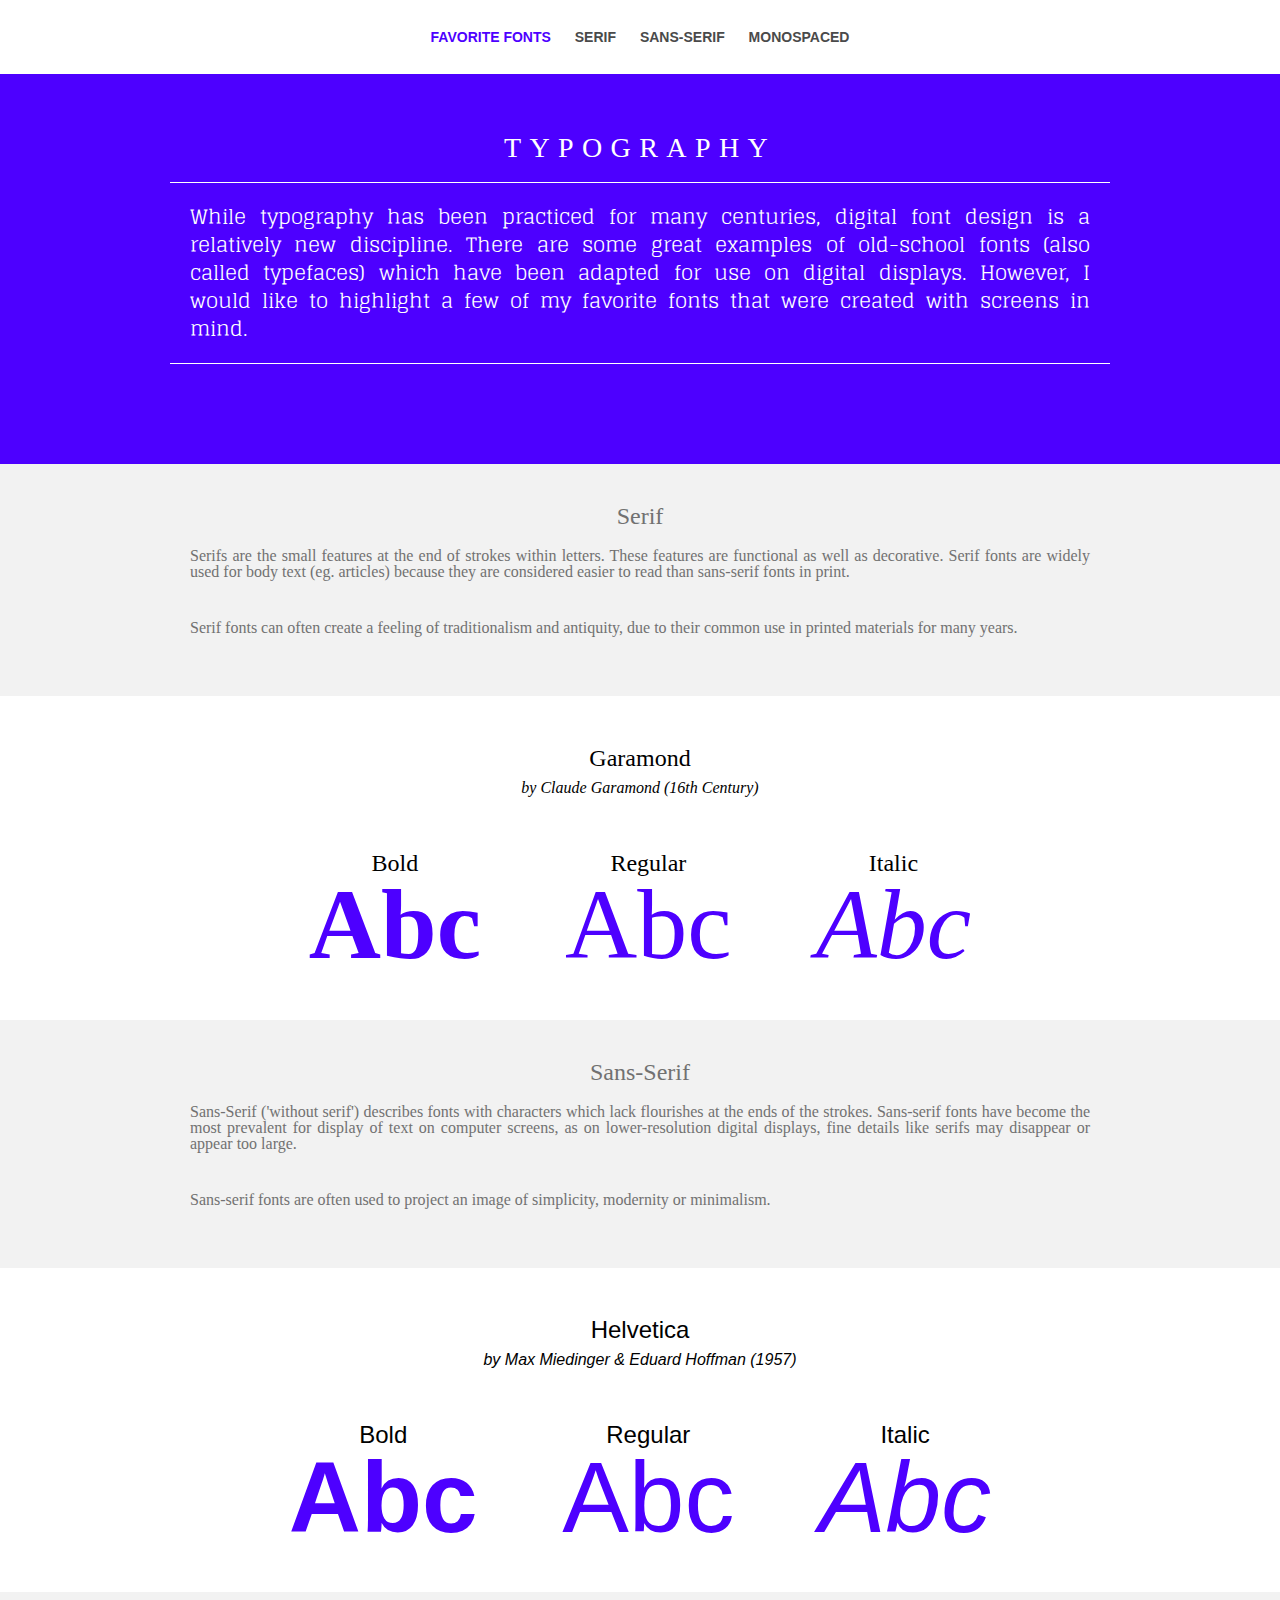
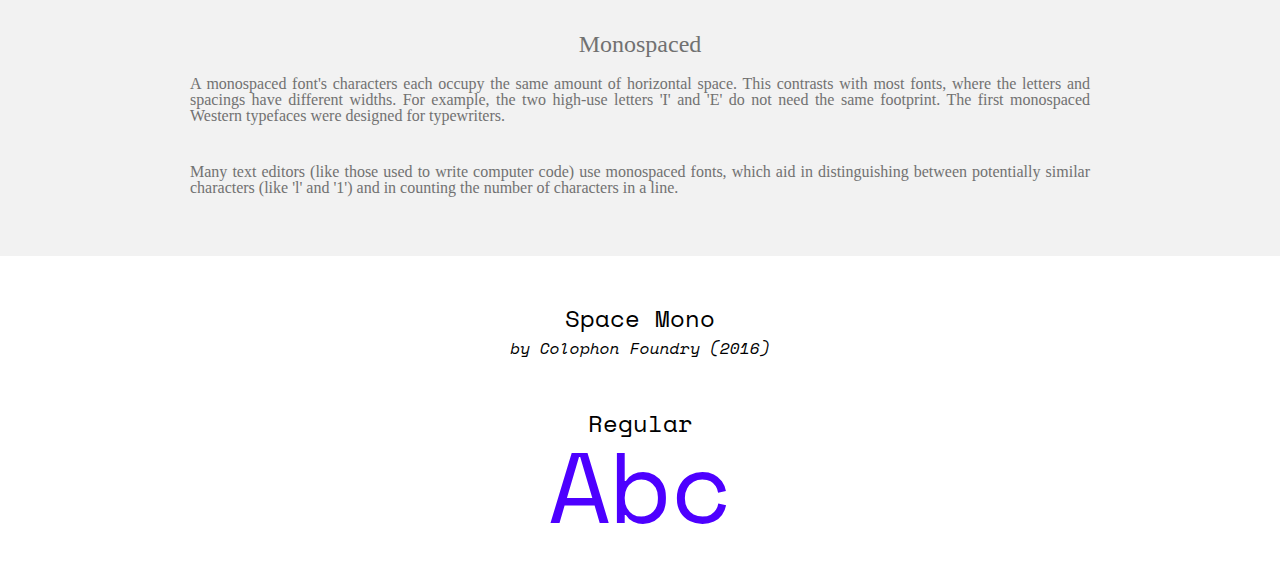
<file: index.html>
<!DOCTYPE html>
<html lang="en">

<head>
    <meta charset="UTF-8">
    <meta http-equiv="X-UA-Compatible" content="IE=edge">
    <meta name="viewport" content="width=device-width, initial-scale=1.0">
    <title>CSS Typography Blog</title>
    <link rel='stylesheet' href='css/reset.css'>
    <link rel='stylesheet' href='css/styles.css'>
    <link href="https://fonts.googleapis.com/css2?family=Space+Mono&display=swap" rel="stylesheet">
</head>

<body>
    <!-- Header -->
    <nav class='header'>
        <ul>
            <li><a class='home' href='#top'>FAVORITE FONTS</a></li>
            <li><a class='pagelink' href='#serif'>SERIF</a></li>
            <li><a class='pagelink' href='#sans'>SANS-SERIF</a></li>
            <li><a class='pagelink' href='#mono'>MONOSPACED</a></li>
        </ul>
    </nav>

    <!-- Banner Section -->
    <div class='banner'>
        <h1>Typography</h1>
        <p>While typography has been practiced for many centuries, digital font design is a relatively new discipline.
            There
            are some great examples of old-school fonts (also called typefaces) which have been adapted for use on
            digital
            displays. However, I would like to highlight a few of my favorite fonts that were created with screens in
            mind.
        </p>
    </div>

    <!-- Serif Section -->
    <div id='serif'>

        <!-- Editorial Section - Serif -->
        <div class='editorial'>
            <h2>Serif</h2>
            <p>Serifs are the small features at the end of strokes within letters. These features are <strong>functional
                    as
                    well as decorative</strong>. Serif fonts are widely used for body text (eg. articles) because they
                are
                considered easier to read than sans-serif fonts in print.</p>
            <p>Serif fonts can often create a feeling of traditionalism and antiquity, due to their common use in
                printed
                materials for many years.</p>
        </div>

        <!-- Font Card - Serif -->
        <div class='font-card garamond'>
            <h2>Garamond</h2>
            <h5 class='creator'>by Claude Garamond (16th Century)</h5>
            <span class='sample'>
                <h2>Bold</h2>
                <span class='bold text'>Abc</span>
            </span>
            <span class='sample'>
                <h2>Regular</h2>
                <span class='regular text'>Abc</span>
            </span>
            <span class='sample'>
                <h2>Italic</h2>
                <span class='italic text'>Abc</span>
            </span>
        </div>
    </div>

    <!-- Sans-Serif Section -->
    <div id='sans'>

        <!-- Editorial Section - Sans-Serif -->
        <div class='editorial'>
            <h2>Sans-Serif</h2>
            <p>Sans-Serif ('without serif') describes fonts with characters which lack flourishes at the ends of the
                strokes. Sans-serif fonts have become the most prevalent for display of text on computer screens, as on
                lower-resolution digital displays, fine details like serifs may disappear or appear too large.</p>
            <p>Sans-serif fonts are often used to project an image of simplicity, modernity or minimalism.</p>
        </div>

        <!-- Font Card - Sans-Serif -->
        <div class='font-card helvetica'>
            <h2>Helvetica</h2>
            <h5 class='creator'>by Max Miedinger & Eduard Hoffman (1957)</h5>
            <span class='sample'>
                <h2>Bold</h2>
                <span class='bold text'>Abc</span>
            </span>
            <span class='sample'>
                <h2>Regular</h2>
                <span class='regular text'>Abc</span>
            </span>
            <span class='sample'>
                <h2>Italic</h2>
                <span class='italic text'>Abc</span>
            </span>
        </div>
    </div>

    <!-- Monospaced Section -->
    <div id='mono'>

        <!-- Editorial - Monospaced -->
        <div class='editorial'>
            <h2>Monospaced</h2>
            <p>A monospaced font's characters each occupy the same amount of horizontal space. This contrasts with most
                fonts, where the letters and spacings have different widths. For example, the two high-use letters 'I'
                and
                'E' do not need the same footprint. The first monospaced Western typefaces were designed for
                typewriters.
            </p>
            <p>Many text editors (like those used to write computer code) use monospaced fonts, which aid in
                distinguishing
                between potentially similar characters (like 'l' and '1') and in counting the number of characters in a
                line.</p>
        </div>

        <!-- Font Card - Monospaced -->
        <div class='font-card space'>
            <h2>Space Mono</h2>
            <h5 class='creator'>by Colophon Foundry (2016)</h5>
            <span class='sample'>
                <h2>Regular</h2>
                <span class='regular text'>Abc</span>
            </span>
        </div>
    </div>
</body>

</html>
</file>
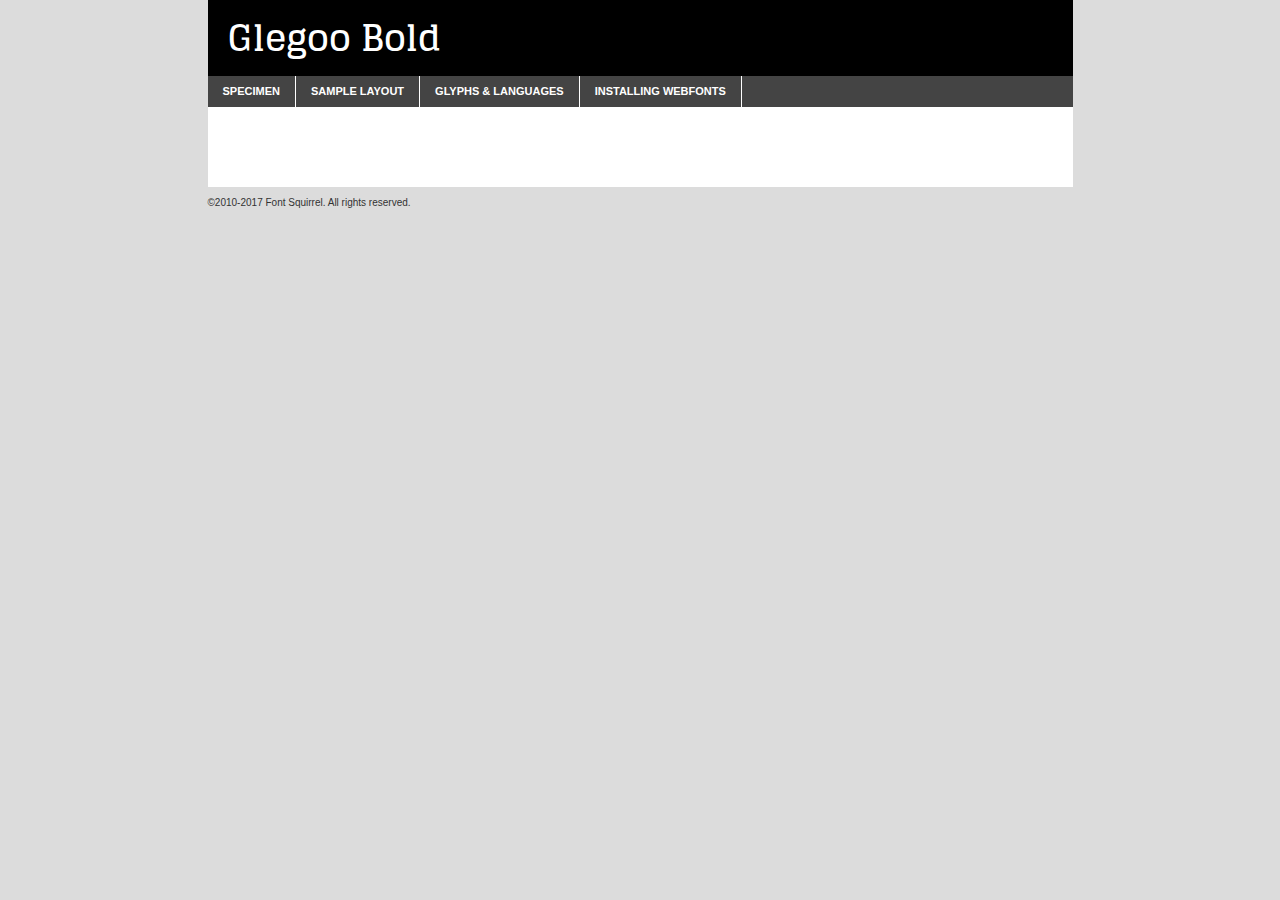
<file: fonts/glegoo-bold-demo.html>
<!DOCTYPE html PUBLIC "-//W3C//DTD XHTML 1.0 Transitional//EN"
        "http://www.w3.org/TR/xhtml1/DTD/xhtml1-transitional.dtd">

<html xmlns="http://www.w3.org/1999/xhtml" xml:lang="en" lang="en">
<head>
    <meta http-equiv="Content-Type" content="text/html; charset=utf-8"/>
    <script src="http://ajax.googleapis.com/ajax/libs/jquery/1.7.2/jquery.min.js" type="text/javascript" charset="utf-8"></script>
    <script type="text/javascript">
		(function($) {
			$.fn.easyTabs = function(option) {
				var param = jQuery.extend({ fadeSpeed: 'fast', defaultContent: 1, activeClass: 'active' }, option);
				$(this).each(function() {
					var thisId = '#' + this.id;
					if ( param.defaultContent == '' )
					{
						param.defaultContent = 1;
					}
					if ( typeof param.defaultContent == 'number' )
					{
						var defaultTab = $(thisId + ' .tabs li:eq(' + (param.defaultContent - 1) + ') a').attr('href').substr(1);
					}
					else
					{
						var defaultTab = param.defaultContent;
					}
					$(thisId + ' .tabs li a').each(function() {
						var tabToHide = $(this).attr('href').substr(1);
						$('#' + tabToHide).addClass('easytabs-tab-content');
					});
					hideAll();
					changeContent(defaultTab);

					function hideAll() {$(thisId + ' .easytabs-tab-content').hide();}

					function changeContent(tabId)
					{
						hideAll();
						$(thisId + ' .tabs li').removeClass(param.activeClass);
						$(thisId + ' .tabs li a[href=#' + tabId + ']').closest('li').addClass(param.activeClass);
						if ( param.fadeSpeed != 'none' )
						{
							$(thisId + ' #' + tabId).fadeIn(param.fadeSpeed);
						}
						else
						{
							$(thisId + ' #' + tabId).show();
						}
					}

					$(thisId + ' .tabs li').click(function() {
						var tabId = $(this).find('a').attr('href').substr(1);
						changeContent(tabId);
						return false;
					});
				});
			}
		})(jQuery);
    </script>
    <link rel="stylesheet" href="specimen_files/specimen_stylesheet.css" type="text/css" charset="utf-8"/>
    <link rel="stylesheet" href="stylesheet.css" type="text/css" charset="utf-8"/>

    <style type="text/css">
        		body {
			font-family: 'glegoobold';
        		}

            </style>

    <title>Glegoo Bold Specimen</title>


    <script type="text/javascript" charset="utf-8">
		$(document).ready(function() {
			$('#container').easyTabs({ defaultContent: 1 });
		});
    </script>
</head>

<body>
<div id="container">
    <div id="header">
		Glegoo Bold    </div>
    <ul class="tabs">
        <li><a href="#specimen">Specimen</a></li>
        <li><a href="#layout">Sample Layout</a></li>
		        <li><a href="#glyphs">Glyphs &amp; Languages</a></li>
        <li><a href="#installing">Installing Webfonts</a></li>

    </ul>

    <div id="main_content">


        <div id="specimen">

            <div class="section">
                <div class="grid12 firstcol">
                    <div class="huge">AaBb</div>
                </div>
            </div>

            <div class="section">
                <div class="glyph_range">A&#x200B;B&#x200b;C&#x200b;D&#x200b;E&#x200b;F&#x200b;G&#x200b;H&#x200b;I&#x200b;J&#x200b;K&#x200b;L&#x200b;M&#x200b;N&#x200b;O&#x200b;P&#x200b;Q&#x200b;R&#x200b;S&#x200b;T&#x200b;U&#x200b;V&#x200b;W&#x200b;X&#x200b;Y&#x200b;Z&#x200b;a&#x200b;b&#x200b;c&#x200b;d&#x200b;e&#x200b;f&#x200b;g&#x200b;h&#x200b;i&#x200b;j&#x200b;k&#x200b;l&#x200b;m&#x200b;n&#x200b;o&#x200b;p&#x200b;q&#x200b;r&#x200b;s&#x200b;t&#x200b;u&#x200b;v&#x200b;w&#x200b;x&#x200b;y&#x200b;z&#x200b;1&#x200b;2&#x200b;3&#x200b;4&#x200b;5&#x200b;6&#x200b;7&#x200b;8&#x200b;9&#x200b;0&#x200b;&amp;&#x200b;.&#x200b;,&#x200b;?&#x200b;!&#x200b;&#64;&#x200b;(&#x200b;)&#x200b;#&#x200b;$&#x200b;%&#x200b;*&#x200b;+&#x200b;-&#x200b;=&#x200b;:&#x200b;;</div>
            </div>
            <div class="section">
                <div class="grid12 firstcol">
                    <table class="sample_table">
                        <tr>
                            <td>10</td>
                            <td class="size10">abcdefghijklmnopqrstuvwxyzABCDEFGHIJKLMNOPQRSTUVWXYZ0123456789abcdefghijklmnopqrstuvwxyzABCDEFGHIJKLMNOPQRSTUVWXYZ0123456789abcdefghijklmnopqrstuvwxyzABCDEFGHIJKLMNOPQRSTUVWXYZ</td>
                        </tr>
                        <tr>
                            <td>11</td>
                            <td class="size11">abcdefghijklmnopqrstuvwxyzABCDEFGHIJKLMNOPQRSTUVWXYZ0123456789abcdefghijklmnopqrstuvwxyzABCDEFGHIJKLMNOPQRSTUVWXYZ0123456789abcdefghijklmnopqrstuvwxyzABCDEFGHIJKLMNOPQRSTUVWXYZ</td>
                        </tr>
                        <tr>
                            <td>12</td>
                            <td class="size12">abcdefghijklmnopqrstuvwxyzABCDEFGHIJKLMNOPQRSTUVWXYZ0123456789abcdefghijklmnopqrstuvwxyzABCDEFGHIJKLMNOPQRSTUVWXYZ0123456789abcdefghijklmnopqrstuvwxyzABCDEFGHIJKLMNOPQRSTUVWXYZ</td>
                        </tr>
                        <tr>
                            <td>13</td>
                            <td class="size13">abcdefghijklmnopqrstuvwxyzABCDEFGHIJKLMNOPQRSTUVWXYZ0123456789abcdefghijklmnopqrstuvwxyzABCDEFGHIJKLMNOPQRSTUVWXYZ0123456789abcdefghijklmnopqrstuvwxyzABCDEFGHIJKLMNOPQRSTUVWXYZ</td>
                        </tr>
                        <tr>
                            <td>14</td>
                            <td class="size14">abcdefghijklmnopqrstuvwxyzABCDEFGHIJKLMNOPQRSTUVWXYZ0123456789abcdefghijklmnopqrstuvwxyzABCDEFGHIJKLMNOPQRSTUVWXYZ0123456789abcdefghijklmnopqrstuvwxyzABCDEFGHIJKLMNOPQRSTUVWXYZ</td>
                        </tr>
                        <tr>
                            <td>16</td>
                            <td class="size16">abcdefghijklmnopqrstuvwxyzABCDEFGHIJKLMNOPQRSTUVWXYZ0123456789abcdefghijklmnopqrstuvwxyzABCDEFGHIJKLMNOPQRSTUVWXYZ</td>
                        </tr>
                        <tr>
                            <td>18</td>
                            <td class="size18">abcdefghijklmnopqrstuvwxyzABCDEFGHIJKLMNOPQRSTUVWXYZ0123456789abcdefghijklmnopqrstuvwxyzABCDEFGHIJKLMNOPQRSTUVWXYZ</td>
                        </tr>
                        <tr>
                            <td>20</td>
                            <td class="size20">abcdefghijklmnopqrstuvwxyzABCDEFGHIJKLMNOPQRSTUVWXYZ0123456789abcdefghijklmnopqrstuvwxyzABCDEFGHIJKLMNOPQRSTUVWXYZ</td>
                        </tr>
                        <tr>
                            <td>24</td>
                            <td class="size24">abcdefghijklmnopqrstuvwxyzABCDEFGHIJKLMNOPQRSTUVWXYZ0123456789abcdefghijklmnopqrstuvwxyzABCDEFGHIJKLMNOPQRSTUVWXYZ</td>
                        </tr>
                        <tr>
                            <td>30</td>
                            <td class="size30">abcdefghijklmnopqrstuvwxyzABCDEFGHIJKLMNOPQRSTUVWXYZ0123456789abcdefghijklmnopqrstuvwxyzABCDEFGHIJKLMNOPQRSTUVWXYZ</td>
                        </tr>
                        <tr>
                            <td>36</td>
                            <td class="size36">abcdefghijklmnopqrstuvwxyzABCDEFGHIJKLMNOPQRSTUVWXYZ0123456789abcdefghijklmnopqrstuvwxyzABCDEFGHIJKLMNOPQRSTUVWXYZ</td>
                        </tr>
                        <tr>
                            <td>48</td>
                            <td class="size48">abcdefghijklmnopqrstuvwxyzABCDEFGHIJKLMNOPQRSTUVWXYZ0123456789abcdefghijklmnopqrstuvwxyzABCDEFGHIJKLMNOPQRSTUVWXYZ</td>
                        </tr>
                        <tr>
                            <td>60</td>
                            <td class="size60">abcdefghijklmnopqrstuvwxyzABCDEFGHIJKLMNOPQRSTUVWXYZ0123456789abcdefghijklmnopqrstuvwxyzABCDEFGHIJKLMNOPQRSTUVWXYZ</td>
                        </tr>
                        <tr>
                            <td>72</td>
                            <td class="size72">abcdefghijklmnopqrstuvwxyzABCDEFGHIJKLMNOPQRSTUVWXYZ0123456789abcdefghijklmnopqrstuvwxyzABCDEFGHIJKLMNOPQRSTUVWXYZ</td>
                        </tr>
                        <tr>
                            <td>90</td>
                            <td class="size90">abcdefghijklmnopqrstuvwxyzABCDEFGHIJKLMNOPQRSTUVWXYZ0123456789abcdefghijklmnopqrstuvwxyzABCDEFGHIJKLMNOPQRSTUVWXYZ</td>
                        </tr>
                    </table>

                </div>

            </div>


            <div class="section" id="bodycomparison">


                <div id="xheight">
                    <div class="fontbody">&#x25FC;&#x25FC;&#x25FC;&#x25FC;&#x25FC;&#x25FC;&#x25FC;&#x25FC;&#x25FC;&#x25FC;&#x25FC;&#x25FC;&#x25FC;&#x25FC;&#x25FC;&#x25FC;&#x25FC;&#x25FC;&#x25FC;&#x25FC;&#x25FC;&#x25FC;&#x25FC;&#x25FC;&#x25FC;&#x25FC;&#x25FC;&#x25FC;&#x25FC;&#x25FC;&#x25FC;&#x25FC;&#x25FC;&#x25FC;&#x25FC;&#x25FC;&#x25FC;&#x25FC;&#x25FC;&#x25FC;&#x25FC;&#x25FC;&#x25FC;&#x25FC;&#x25FC;&#x25FC;&#x25FC;&#x25FC;&#x25FC;&#x25FC;&#x25FC;&#x25FC;&#x25FC;&#x25FC;&#x25FC;&#x25FC;&#x25FC;&#x25FC;&#x25FC;&#x25FC;&#x25FC;&#x25FC;&#x25FC;&#x25FC;&#x25FC;&#x25FC;&#x25FC;&#x25FC;&#x25FC;&#x25FC;&#x25FC;&#x25FC;&#x25FC;&#x25FC;&#x25FC;&#x25FC;&#x25FC;&#x25FC;&#x25FC;&#x25FC;&#x25FC;&#x25FC;&#x25FC;&#x25FC;&#x25FC;&#x25FC;&#x25FC;&#x25FC;&#x25FC;&#x25FC;&#x25FC;&#x25FC;&#x25FC;&#x25FC;&#x25FC;&#x25FC;&#x25FC;&#x25FC;&#x25FC;body</div>
                    <div class="arialbody">body</div>
                    <div class="verdanabody">body</div>
                    <div class="georgiabody">body</div>
                </div>
                <div class="fontbody" style="z-index:1">
                    body<span>Glegoo Bold</span>
                </div>
                <div class="arialbody" style="z-index:1">
                    body<span>Arial</span>
                </div>
                <div class="verdanabody" style="z-index:1">
                    body<span>Verdana</span>
                </div>
                <div class="georgiabody" style="z-index:1">
                    body<span>Georgia</span>
                </div>


            </div>


            <div class="section psample psample_row1" id="">

                <div class="grid2 firstcol">
                    <p class="size10"><span>10.</span>Aenean lacinia bibendum nulla sed consectetur. Fusce dapibus, tellus ac cursus commodo, tortor mauris condimentum nibh, ut fermentum massa justo sit amet risus. Nullam id dolor id nibh ultricies vehicula ut id elit. Cum sociis natoque penatibus et magnis dis parturient montes, nascetur ridiculus mus. Nulla vitae elit libero, a pharetra augue.</p>

                </div>
                <div class="grid3">
                    <p class="size11"><span>11.</span>Aenean lacinia bibendum nulla sed consectetur. Fusce dapibus, tellus ac cursus commodo, tortor mauris condimentum nibh, ut fermentum massa justo sit amet risus. Nullam id dolor id nibh ultricies vehicula ut id elit. Cum sociis natoque penatibus et magnis dis parturient montes, nascetur ridiculus mus. Nulla vitae elit libero, a pharetra augue.</p>

                </div>
                <div class="grid3">
                    <p class="size12"><span>12.</span>Aenean lacinia bibendum nulla sed consectetur. Fusce dapibus, tellus ac cursus commodo, tortor mauris condimentum nibh, ut fermentum massa justo sit amet risus. Nullam id dolor id nibh ultricies vehicula ut id elit. Cum sociis natoque penatibus et magnis dis parturient montes, nascetur ridiculus mus. Nulla vitae elit libero, a pharetra augue.</p>

                </div>
                <div class="grid4">
                    <p class="size13"><span>13.</span>Aenean lacinia bibendum nulla sed consectetur. Fusce dapibus, tellus ac cursus commodo, tortor mauris condimentum nibh, ut fermentum massa justo sit amet risus. Nullam id dolor id nibh ultricies vehicula ut id elit. Cum sociis natoque penatibus et magnis dis parturient montes, nascetur ridiculus mus. Nulla vitae elit libero, a pharetra augue.</p>

                </div>
                <div class="white_blend"></div>

            </div>
            <div class="section psample psample_row2" id="">
                <div class="grid3 firstcol">
                    <p class="size14"><span>14.</span>Aenean lacinia bibendum nulla sed consectetur. Fusce dapibus, tellus ac cursus commodo, tortor mauris condimentum nibh, ut fermentum massa justo sit amet risus. Nullam id dolor id nibh ultricies vehicula ut id elit. Cum sociis natoque penatibus et magnis dis parturient montes, nascetur ridiculus mus. Nulla vitae elit libero, a pharetra augue.</p>

                </div>
                <div class="grid4">
                    <p class="size16"><span>16.</span>Aenean lacinia bibendum nulla sed consectetur. Fusce dapibus, tellus ac cursus commodo, tortor mauris condimentum nibh, ut fermentum massa justo sit amet risus. Nullam id dolor id nibh ultricies vehicula ut id elit. Cum sociis natoque penatibus et magnis dis parturient montes, nascetur ridiculus mus. Nulla vitae elit libero, a pharetra augue.</p>

                </div>
                <div class="grid5">
                    <p class="size18"><span>18.</span>Aenean lacinia bibendum nulla sed consectetur. Fusce dapibus, tellus ac cursus commodo, tortor mauris condimentum nibh, ut fermentum massa justo sit amet risus. Nullam id dolor id nibh ultricies vehicula ut id elit. Cum sociis natoque penatibus et magnis dis parturient montes, nascetur ridiculus mus. Nulla vitae elit libero, a pharetra augue.</p>

                </div>

                <div class="white_blend"></div>

            </div>

            <div class="section psample psample_row3" id="">
                <div class="grid5 firstcol">
                    <p class="size20"><span>20.</span>Aenean lacinia bibendum nulla sed consectetur. Fusce dapibus, tellus ac cursus commodo, tortor mauris condimentum nibh, ut fermentum massa justo sit amet risus. Nullam id dolor id nibh ultricies vehicula ut id elit. Cum sociis natoque penatibus et magnis dis parturient montes, nascetur ridiculus mus. Nulla vitae elit libero, a pharetra augue.</p>
                </div>
                <div class="grid7">
                    <p class="size24"><span>24.</span>Aenean lacinia bibendum nulla sed consectetur. Fusce dapibus, tellus ac cursus commodo, tortor mauris condimentum nibh, ut fermentum massa justo sit amet risus. Nullam id dolor id nibh ultricies vehicula ut id elit. Cum sociis natoque penatibus et magnis dis parturient montes, nascetur ridiculus mus. Nulla vitae elit libero, a pharetra augue.</p>
                </div>

                <div class="white_blend"></div>

            </div>

            <div class="section psample psample_row4" id="">
                <div class="grid12 firstcol">
                    <p class="size30"><span>30.</span>Aenean lacinia bibendum nulla sed consectetur. Fusce dapibus, tellus ac cursus commodo, tortor mauris condimentum nibh, ut fermentum massa justo sit amet risus. Nullam id dolor id nibh ultricies vehicula ut id elit. Cum sociis natoque penatibus et magnis dis parturient montes, nascetur ridiculus mus. Nulla vitae elit libero, a pharetra augue.</p>
                </div>
                <div class="white_blend"></div>

            </div>


            <div class="section psample psample_row1 fullreverse">
                <div class="grid2 firstcol">
                    <p class="size10"><span>10.</span>Aenean lacinia bibendum nulla sed consectetur. Fusce dapibus, tellus ac cursus commodo, tortor mauris condimentum nibh, ut fermentum massa justo sit amet risus. Nullam id dolor id nibh ultricies vehicula ut id elit. Cum sociis natoque penatibus et magnis dis parturient montes, nascetur ridiculus mus. Nulla vitae elit libero, a pharetra augue.</p>

                </div>
                <div class="grid3">
                    <p class="size11"><span>11.</span>Aenean lacinia bibendum nulla sed consectetur. Fusce dapibus, tellus ac cursus commodo, tortor mauris condimentum nibh, ut fermentum massa justo sit amet risus. Nullam id dolor id nibh ultricies vehicula ut id elit. Cum sociis natoque penatibus et magnis dis parturient montes, nascetur ridiculus mus. Nulla vitae elit libero, a pharetra augue.</p>

                </div>
                <div class="grid3">
                    <p class="size12"><span>12.</span>Aenean lacinia bibendum nulla sed consectetur. Fusce dapibus, tellus ac cursus commodo, tortor mauris condimentum nibh, ut fermentum massa justo sit amet risus. Nullam id dolor id nibh ultricies vehicula ut id elit. Cum sociis natoque penatibus et magnis dis parturient montes, nascetur ridiculus mus. Nulla vitae elit libero, a pharetra augue.</p>

                </div>
                <div class="grid4">
                    <p class="size13"><span>13.</span>Aenean lacinia bibendum nulla sed consectetur. Fusce dapibus, tellus ac cursus commodo, tortor mauris condimentum nibh, ut fermentum massa justo sit amet risus. Nullam id dolor id nibh ultricies vehicula ut id elit. Cum sociis natoque penatibus et magnis dis parturient montes, nascetur ridiculus mus. Nulla vitae elit libero, a pharetra augue.</p>

                </div>
                <div class="black_blend"></div>

            </div>

            <div class="section psample psample_row2 fullreverse">
                <div class="grid3 firstcol">
                    <p class="size14"><span>14.</span>Aenean lacinia bibendum nulla sed consectetur. Fusce dapibus, tellus ac cursus commodo, tortor mauris condimentum nibh, ut fermentum massa justo sit amet risus. Nullam id dolor id nibh ultricies vehicula ut id elit. Cum sociis natoque penatibus et magnis dis parturient montes, nascetur ridiculus mus. Nulla vitae elit libero, a pharetra augue.</p>

                </div>
                <div class="grid4">
                    <p class="size16"><span>16.</span>Aenean lacinia bibendum nulla sed consectetur. Fusce dapibus, tellus ac cursus commodo, tortor mauris condimentum nibh, ut fermentum massa justo sit amet risus. Nullam id dolor id nibh ultricies vehicula ut id elit. Cum sociis natoque penatibus et magnis dis parturient montes, nascetur ridiculus mus. Nulla vitae elit libero, a pharetra augue.</p>

                </div>
                <div class="grid5">
                    <p class="size18"><span>18.</span>Aenean lacinia bibendum nulla sed consectetur. Fusce dapibus, tellus ac cursus commodo, tortor mauris condimentum nibh, ut fermentum massa justo sit amet risus. Nullam id dolor id nibh ultricies vehicula ut id elit. Cum sociis natoque penatibus et magnis dis parturient montes, nascetur ridiculus mus. Nulla vitae elit libero, a pharetra augue.</p>

                </div>
                <div class="black_blend"></div>

            </div>

            <div class="section psample fullreverse psample_row3" id="">
                <div class="grid5 firstcol">
                    <p class="size20"><span>20.</span>Aenean lacinia bibendum nulla sed consectetur. Fusce dapibus, tellus ac cursus commodo, tortor mauris condimentum nibh, ut fermentum massa justo sit amet risus. Nullam id dolor id nibh ultricies vehicula ut id elit. Cum sociis natoque penatibus et magnis dis parturient montes, nascetur ridiculus mus. Nulla vitae elit libero, a pharetra augue.</p>
                </div>
                <div class="grid7">
                    <p class="size24"><span>24.</span>Aenean lacinia bibendum nulla sed consectetur. Fusce dapibus, tellus ac cursus commodo, tortor mauris condimentum nibh, ut fermentum massa justo sit amet risus. Nullam id dolor id nibh ultricies vehicula ut id elit. Cum sociis natoque penatibus et magnis dis parturient montes, nascetur ridiculus mus. Nulla vitae elit libero, a pharetra augue.</p>
                </div>

                <div class="black_blend"></div>

            </div>

            <div class="section psample fullreverse psample_row4" id="" style="border-bottom: 20px #000 solid;">
                <div class="grid12 firstcol">
                    <p class="size30"><span>30.</span>Aenean lacinia bibendum nulla sed consectetur. Fusce dapibus, tellus ac cursus commodo, tortor mauris condimentum nibh, ut fermentum massa justo sit amet risus. Nullam id dolor id nibh ultricies vehicula ut id elit. Cum sociis natoque penatibus et magnis dis parturient montes, nascetur ridiculus mus. Nulla vitae elit libero, a pharetra augue.</p>
                </div>
                <div class="black_blend"></div>

            </div>


        </div>

        <div id="layout">

            <div class="section">

                <div class="grid12 firstcol">
                    <h1>Lorem Ipsum Dolor</h1>
                    <h2>Etiam porta sem malesuada magna mollis euismod</h2>

                    <p class="byline">By <a href="#link">Aenean Lacinia</a></p>
                </div>
            </div>
            <div class="section">
                <div class="grid8 firstcol">
                    <p class="large">Donec sed odio dui. Morbi leo risus, porta ac consectetur ac, vestibulum at eros. Fusce dapibus, tellus ac cursus commodo, tortor mauris condimentum nibh, ut fermentum massa justo sit amet risus. </p>


                    <h3>Pellentesque ornare sem</h3>

                    <p>Maecenas sed diam eget risus varius blandit sit amet non magna. Maecenas faucibus mollis interdum. Donec ullamcorper nulla non metus auctor fringilla. Nullam id dolor id nibh ultricies vehicula ut id elit. Nullam id dolor id nibh ultricies vehicula ut id elit. </p>

                    <p>Aenean eu leo quam. Pellentesque ornare sem lacinia quam venenatis vestibulum. Lorem ipsum dolor sit amet, consectetur adipiscing elit. Cum sociis natoque penatibus et magnis dis parturient montes, nascetur ridiculus mus. </p>

                    <p>Nulla vitae elit libero, a pharetra augue. Praesent commodo cursus magna, vel scelerisque nisl consectetur et. Aenean lacinia bibendum nulla sed consectetur. </p>

                    <p>Nullam quis risus eget urna mollis ornare vel eu leo. Nullam quis risus eget urna mollis ornare vel eu leo. Maecenas sed diam eget risus varius blandit sit amet non magna. Donec ullamcorper nulla non metus auctor fringilla. </p>

                    <h3>Cras mattis consectetur</h3>

                    <p>Aenean eu leo quam. Pellentesque ornare sem lacinia quam venenatis vestibulum. Aenean lacinia bibendum nulla sed consectetur. Integer posuere erat a ante venenatis dapibus posuere velit aliquet. Cras mattis consectetur purus sit amet fermentum. </p>

                    <p>Nullam id dolor id nibh ultricies vehicula ut id elit. Nullam quis risus eget urna mollis ornare vel eu leo. Cras mattis consectetur purus sit amet fermentum.</p>
                </div>

                <div class="grid4 sidebar">

                    <div class="box reverse">
                        <p class="last">Nullam quis risus eget urna mollis ornare vel eu leo. Donec ullamcorper nulla non metus auctor fringilla. Cras mattis consectetur purus sit amet fermentum. Sed posuere consectetur est at lobortis. Lorem ipsum dolor sit amet, consectetur adipiscing elit. </p>
                    </div>

                    <p class="caption">Maecenas sed diam eget risus varius.</p>

                    <p>Vestibulum id ligula porta felis euismod semper. Integer posuere erat a ante venenatis dapibus posuere velit aliquet. Vestibulum id ligula porta felis euismod semper. Sed posuere consectetur est at lobortis. Maecenas sed diam eget risus varius blandit sit amet non magna. Fusce dapibus, tellus ac cursus commodo, tortor mauris condimentum nibh, ut fermentum massa justo sit amet risus. </p>


                    <p>Duis mollis, est non commodo luctus, nisi erat porttitor ligula, eget lacinia odio sem nec elit. Aenean lacinia bibendum nulla sed consectetur. Vivamus sagittis lacus vel augue laoreet rutrum faucibus dolor auctor. Aenean lacinia bibendum nulla sed consectetur. Nullam quis risus eget urna mollis ornare vel eu leo. </p>

                    <p>Praesent commodo cursus magna, vel scelerisque nisl consectetur et. Donec ullamcorper nulla non metus auctor fringilla. Maecenas faucibus mollis interdum. Fusce dapibus, tellus ac cursus commodo, tortor mauris condimentum nibh, ut fermentum massa justo sit amet risus. </p>

                </div>
            </div>

        </div>


		

        <div id="glyphs">
            <div class="section">
                <div class="grid12 firstcol">

                    <h1>Language Support</h1>
                    <p>The subset of Glegoo Bold in this kit supports the following languages:<br/>

						Albanian, Basque, Breton, Chamorro, Danish, Dutch, English, Faroese, Finnish, French, Frisian, Galician, German, Icelandic, Italian, Malagasy, Norwegian, Portuguese, Spanish, Alsatian, Aragonese, Arapaho, Arrernte, Asturian, Aymara, Bislama, Cebuano, Corsican, Fijian, French_creole, Genoese, Gilbertese, Greenlandic, Haitian_creole, Hiligaynon, Hmong, Hopi, Ibanag, Iloko_ilokano, Indonesian, Interglossa_glosa, Interlingua, Irish_gaelic, Jerriais, Lojban, Lombard, Luxembourgeois, Manx, Mohawk, Norfolk_pitcairnese, Occitan, Oromo, Pangasinan, Papiamento, Piedmontese, Potawatomi, Rhaeto-romance, Romansh, Rotokas, Sami_lule, Samoan, Sardinian, Scots_gaelic, Seychelles_creole, Shona, Sicilian, Somali, Southern_ndebele, Swahili, Swati_swazi, Tagalog_filipino_pilipino, Tetum, Tok_pisin, Uyghur_latinized, Volapuk, Walloon, Warlpiri, Xhosa, Yapese, Zulu, Latinbasic, Ubasic, Demo                    </p>
                    <h1>Glyph Chart</h1>
                    <p>The subset of Glegoo Bold in this kit includes all the glyphs listed below. Unicode entities are included above each glyph to help you insert individual characters into your layout.</p>
                    <div id="glyph_chart">

																				                                <div><p>&amp;#12;</p>&#12;</div>
																				                                <div><p>&amp;#32;</p>&#32;</div>
																				                                <div><p>&amp;#33;</p>&#33;</div>
																				                                <div><p>&amp;#34;</p>&#34;</div>
																				                                <div><p>&amp;#35;</p>&#35;</div>
																				                                <div><p>&amp;#36;</p>&#36;</div>
																				                                <div><p>&amp;#37;</p>&#37;</div>
																				                                <div><p>&amp;#38;</p>&#38;</div>
																				                                <div><p>&amp;#39;</p>&#39;</div>
																				                                <div><p>&amp;#40;</p>&#40;</div>
																				                                <div><p>&amp;#41;</p>&#41;</div>
																				                                <div><p>&amp;#42;</p>&#42;</div>
																				                                <div><p>&amp;#43;</p>&#43;</div>
																				                                <div><p>&amp;#44;</p>&#44;</div>
																				                                <div><p>&amp;#45;</p>&#45;</div>
																				                                <div><p>&amp;#46;</p>&#46;</div>
																				                                <div><p>&amp;#47;</p>&#47;</div>
																				                                <div><p>&amp;#48;</p>&#48;</div>
																				                                <div><p>&amp;#49;</p>&#49;</div>
																				                                <div><p>&amp;#50;</p>&#50;</div>
																				                                <div><p>&amp;#51;</p>&#51;</div>
																				                                <div><p>&amp;#52;</p>&#52;</div>
																				                                <div><p>&amp;#53;</p>&#53;</div>
																				                                <div><p>&amp;#54;</p>&#54;</div>
																				                                <div><p>&amp;#55;</p>&#55;</div>
																				                                <div><p>&amp;#56;</p>&#56;</div>
																				                                <div><p>&amp;#57;</p>&#57;</div>
																				                                <div><p>&amp;#58;</p>&#58;</div>
																				                                <div><p>&amp;#59;</p>&#59;</div>
																				                                <div><p>&amp;#60;</p>&#60;</div>
																				                                <div><p>&amp;#61;</p>&#61;</div>
																				                                <div><p>&amp;#62;</p>&#62;</div>
																				                                <div><p>&amp;#63;</p>&#63;</div>
																				                                <div><p>&amp;#64;</p>&#64;</div>
																				                                <div><p>&amp;#65;</p>&#65;</div>
																				                                <div><p>&amp;#66;</p>&#66;</div>
																				                                <div><p>&amp;#67;</p>&#67;</div>
																				                                <div><p>&amp;#68;</p>&#68;</div>
																				                                <div><p>&amp;#69;</p>&#69;</div>
																				                                <div><p>&amp;#70;</p>&#70;</div>
																				                                <div><p>&amp;#71;</p>&#71;</div>
																				                                <div><p>&amp;#72;</p>&#72;</div>
																				                                <div><p>&amp;#73;</p>&#73;</div>
																				                                <div><p>&amp;#74;</p>&#74;</div>
																				                                <div><p>&amp;#75;</p>&#75;</div>
																				                                <div><p>&amp;#76;</p>&#76;</div>
																				                                <div><p>&amp;#77;</p>&#77;</div>
																				                                <div><p>&amp;#78;</p>&#78;</div>
																				                                <div><p>&amp;#79;</p>&#79;</div>
																				                                <div><p>&amp;#80;</p>&#80;</div>
																				                                <div><p>&amp;#81;</p>&#81;</div>
																				                                <div><p>&amp;#82;</p>&#82;</div>
																				                                <div><p>&amp;#83;</p>&#83;</div>
																				                                <div><p>&amp;#84;</p>&#84;</div>
																				                                <div><p>&amp;#85;</p>&#85;</div>
																				                                <div><p>&amp;#86;</p>&#86;</div>
																				                                <div><p>&amp;#87;</p>&#87;</div>
																				                                <div><p>&amp;#88;</p>&#88;</div>
																				                                <div><p>&amp;#89;</p>&#89;</div>
																				                                <div><p>&amp;#90;</p>&#90;</div>
																				                                <div><p>&amp;#91;</p>&#91;</div>
																				                                <div><p>&amp;#92;</p>&#92;</div>
																				                                <div><p>&amp;#93;</p>&#93;</div>
																				                                <div><p>&amp;#94;</p>&#94;</div>
																				                                <div><p>&amp;#95;</p>&#95;</div>
																				                                <div><p>&amp;#96;</p>&#96;</div>
																				                                <div><p>&amp;#97;</p>&#97;</div>
																				                                <div><p>&amp;#98;</p>&#98;</div>
																				                                <div><p>&amp;#99;</p>&#99;</div>
																				                                <div><p>&amp;#100;</p>&#100;</div>
																				                                <div><p>&amp;#101;</p>&#101;</div>
																				                                <div><p>&amp;#102;</p>&#102;</div>
																				                                <div><p>&amp;#103;</p>&#103;</div>
																				                                <div><p>&amp;#104;</p>&#104;</div>
																				                                <div><p>&amp;#105;</p>&#105;</div>
																				                                <div><p>&amp;#106;</p>&#106;</div>
																				                                <div><p>&amp;#107;</p>&#107;</div>
																				                                <div><p>&amp;#108;</p>&#108;</div>
																				                                <div><p>&amp;#109;</p>&#109;</div>
																				                                <div><p>&amp;#110;</p>&#110;</div>
																				                                <div><p>&amp;#111;</p>&#111;</div>
																				                                <div><p>&amp;#112;</p>&#112;</div>
																				                                <div><p>&amp;#113;</p>&#113;</div>
																				                                <div><p>&amp;#114;</p>&#114;</div>
																				                                <div><p>&amp;#115;</p>&#115;</div>
																				                                <div><p>&amp;#116;</p>&#116;</div>
																				                                <div><p>&amp;#117;</p>&#117;</div>
																				                                <div><p>&amp;#118;</p>&#118;</div>
																				                                <div><p>&amp;#119;</p>&#119;</div>
																				                                <div><p>&amp;#120;</p>&#120;</div>
																				                                <div><p>&amp;#121;</p>&#121;</div>
																				                                <div><p>&amp;#122;</p>&#122;</div>
																				                                <div><p>&amp;#123;</p>&#123;</div>
																				                                <div><p>&amp;#124;</p>&#124;</div>
																				                                <div><p>&amp;#125;</p>&#125;</div>
																				                                <div><p>&amp;#126;</p>&#126;</div>
																				                                <div><p>&amp;#160;</p>&#160;</div>
																				                                <div><p>&amp;#161;</p>&#161;</div>
																				                                <div><p>&amp;#162;</p>&#162;</div>
																				                                <div><p>&amp;#163;</p>&#163;</div>
																				                                <div><p>&amp;#164;</p>&#164;</div>
																				                                <div><p>&amp;#165;</p>&#165;</div>
																				                                <div><p>&amp;#166;</p>&#166;</div>
																				                                <div><p>&amp;#167;</p>&#167;</div>
																				                                <div><p>&amp;#168;</p>&#168;</div>
																				                                <div><p>&amp;#169;</p>&#169;</div>
																				                                <div><p>&amp;#170;</p>&#170;</div>
																				                                <div><p>&amp;#171;</p>&#171;</div>
																				                                <div><p>&amp;#172;</p>&#172;</div>
																				                                <div><p>&amp;#173;</p>&#173;</div>
																				                                <div><p>&amp;#174;</p>&#174;</div>
																				                                <div><p>&amp;#175;</p>&#175;</div>
																				                                <div><p>&amp;#176;</p>&#176;</div>
																				                                <div><p>&amp;#177;</p>&#177;</div>
																				                                <div><p>&amp;#178;</p>&#178;</div>
																				                                <div><p>&amp;#179;</p>&#179;</div>
																				                                <div><p>&amp;#180;</p>&#180;</div>
																				                                <div><p>&amp;#181;</p>&#181;</div>
																				                                <div><p>&amp;#182;</p>&#182;</div>
																				                                <div><p>&amp;#183;</p>&#183;</div>
																				                                <div><p>&amp;#184;</p>&#184;</div>
																				                                <div><p>&amp;#185;</p>&#185;</div>
																				                                <div><p>&amp;#186;</p>&#186;</div>
																				                                <div><p>&amp;#187;</p>&#187;</div>
																				                                <div><p>&amp;#188;</p>&#188;</div>
																				                                <div><p>&amp;#189;</p>&#189;</div>
																				                                <div><p>&amp;#190;</p>&#190;</div>
																				                                <div><p>&amp;#191;</p>&#191;</div>
																				                                <div><p>&amp;#192;</p>&#192;</div>
																				                                <div><p>&amp;#193;</p>&#193;</div>
																				                                <div><p>&amp;#194;</p>&#194;</div>
																				                                <div><p>&amp;#195;</p>&#195;</div>
																				                                <div><p>&amp;#196;</p>&#196;</div>
																				                                <div><p>&amp;#197;</p>&#197;</div>
																				                                <div><p>&amp;#198;</p>&#198;</div>
																				                                <div><p>&amp;#199;</p>&#199;</div>
																				                                <div><p>&amp;#200;</p>&#200;</div>
																				                                <div><p>&amp;#201;</p>&#201;</div>
																				                                <div><p>&amp;#202;</p>&#202;</div>
																				                                <div><p>&amp;#203;</p>&#203;</div>
																				                                <div><p>&amp;#204;</p>&#204;</div>
																				                                <div><p>&amp;#205;</p>&#205;</div>
																				                                <div><p>&amp;#206;</p>&#206;</div>
																				                                <div><p>&amp;#207;</p>&#207;</div>
																				                                <div><p>&amp;#208;</p>&#208;</div>
																				                                <div><p>&amp;#209;</p>&#209;</div>
																				                                <div><p>&amp;#210;</p>&#210;</div>
																				                                <div><p>&amp;#211;</p>&#211;</div>
																				                                <div><p>&amp;#212;</p>&#212;</div>
																				                                <div><p>&amp;#213;</p>&#213;</div>
																				                                <div><p>&amp;#214;</p>&#214;</div>
																				                                <div><p>&amp;#215;</p>&#215;</div>
																				                                <div><p>&amp;#216;</p>&#216;</div>
																				                                <div><p>&amp;#217;</p>&#217;</div>
																				                                <div><p>&amp;#218;</p>&#218;</div>
																				                                <div><p>&amp;#219;</p>&#219;</div>
																				                                <div><p>&amp;#220;</p>&#220;</div>
																				                                <div><p>&amp;#221;</p>&#221;</div>
																				                                <div><p>&amp;#222;</p>&#222;</div>
																				                                <div><p>&amp;#223;</p>&#223;</div>
																				                                <div><p>&amp;#224;</p>&#224;</div>
																				                                <div><p>&amp;#225;</p>&#225;</div>
																				                                <div><p>&amp;#226;</p>&#226;</div>
																				                                <div><p>&amp;#227;</p>&#227;</div>
																				                                <div><p>&amp;#228;</p>&#228;</div>
																				                                <div><p>&amp;#229;</p>&#229;</div>
																				                                <div><p>&amp;#230;</p>&#230;</div>
																				                                <div><p>&amp;#231;</p>&#231;</div>
																				                                <div><p>&amp;#232;</p>&#232;</div>
																				                                <div><p>&amp;#233;</p>&#233;</div>
																				                                <div><p>&amp;#234;</p>&#234;</div>
																				                                <div><p>&amp;#235;</p>&#235;</div>
																				                                <div><p>&amp;#236;</p>&#236;</div>
																				                                <div><p>&amp;#237;</p>&#237;</div>
																				                                <div><p>&amp;#238;</p>&#238;</div>
																				                                <div><p>&amp;#239;</p>&#239;</div>
																				                                <div><p>&amp;#240;</p>&#240;</div>
																				                                <div><p>&amp;#241;</p>&#241;</div>
																				                                <div><p>&amp;#242;</p>&#242;</div>
																				                                <div><p>&amp;#243;</p>&#243;</div>
																				                                <div><p>&amp;#244;</p>&#244;</div>
																				                                <div><p>&amp;#245;</p>&#245;</div>
																				                                <div><p>&amp;#246;</p>&#246;</div>
																				                                <div><p>&amp;#247;</p>&#247;</div>
																				                                <div><p>&amp;#248;</p>&#248;</div>
																				                                <div><p>&amp;#249;</p>&#249;</div>
																				                                <div><p>&amp;#250;</p>&#250;</div>
																				                                <div><p>&amp;#251;</p>&#251;</div>
																				                                <div><p>&amp;#252;</p>&#252;</div>
																				                                <div><p>&amp;#253;</p>&#253;</div>
																				                                <div><p>&amp;#254;</p>&#254;</div>
																				                                <div><p>&amp;#255;</p>&#255;</div>
																				                                <div><p>&amp;#338;</p>&#338;</div>
																				                                <div><p>&amp;#339;</p>&#339;</div>
																				                                <div><p>&amp;#376;</p>&#376;</div>
																				                                <div><p>&amp;#710;</p>&#710;</div>
																				                                <div><p>&amp;#732;</p>&#732;</div>
																				                                <div><p>&amp;#8192;</p>&#8192;</div>
																				                                <div><p>&amp;#8193;</p>&#8193;</div>
																				                                <div><p>&amp;#8194;</p>&#8194;</div>
																				                                <div><p>&amp;#8195;</p>&#8195;</div>
																				                                <div><p>&amp;#8196;</p>&#8196;</div>
																				                                <div><p>&amp;#8197;</p>&#8197;</div>
																				                                <div><p>&amp;#8198;</p>&#8198;</div>
																				                                <div><p>&amp;#8199;</p>&#8199;</div>
																				                                <div><p>&amp;#8200;</p>&#8200;</div>
																				                                <div><p>&amp;#8201;</p>&#8201;</div>
																				                                <div><p>&amp;#8202;</p>&#8202;</div>
																				                                <div><p>&amp;#8208;</p>&#8208;</div>
																				                                <div><p>&amp;#8209;</p>&#8209;</div>
																				                                <div><p>&amp;#8210;</p>&#8210;</div>
																				                                <div><p>&amp;#8211;</p>&#8211;</div>
																				                                <div><p>&amp;#8212;</p>&#8212;</div>
																				                                <div><p>&amp;#8216;</p>&#8216;</div>
																				                                <div><p>&amp;#8217;</p>&#8217;</div>
																				                                <div><p>&amp;#8218;</p>&#8218;</div>
																				                                <div><p>&amp;#8220;</p>&#8220;</div>
																				                                <div><p>&amp;#8221;</p>&#8221;</div>
																				                                <div><p>&amp;#8222;</p>&#8222;</div>
																				                                <div><p>&amp;#8226;</p>&#8226;</div>
																				                                <div><p>&amp;#8230;</p>&#8230;</div>
																				                                <div><p>&amp;#8239;</p>&#8239;</div>
																				                                <div><p>&amp;#8249;</p>&#8249;</div>
																				                                <div><p>&amp;#8250;</p>&#8250;</div>
																				                                <div><p>&amp;#8287;</p>&#8287;</div>
																				                                <div><p>&amp;#8364;</p>&#8364;</div>
																				                                <div><p>&amp;#8482;</p>&#8482;</div>
																				                                <div><p>&amp;#9724;</p>&#9724;</div>
																				                                <div><p>&amp;#64257;</p>&#64257;</div>
																				                                <div><p>&amp;#64258;</p>&#64258;</div>
																				                                <div><p>&amp;#64259;</p>&#64259;</div>
																				                                <div><p>&amp;#64260;</p>&#64260;</div>
																																																										                    </div>
                </div>


            </div>
        </div>


        <div id="specs">

        </div>

        <div id="installing">
            <div class="section">
                <div class="grid7 firstcol">
                    <h1>Installing Webfonts</h1>

                    <p>Webfonts are supported by all major browser platforms but not all in the same way. There are currently four different font formats that must be included in order to target all browsers. This includes TTF, WOFF, EOT and SVG.</p>

                    <h2>1. Upload your webfonts</h2>
                    <p>You must upload your webfont kit to your website. They should be in or near the same directory as your CSS files.</p>

                    <h2>2. Include the webfont stylesheet</h2>
                    <p>A special CSS @font-face declaration helps the various browsers select the appropriate font it needs without causing you a bunch of headaches. Learn more about this syntax by reading the <a href="https://www.fontspring.com/blog/further-hardening-of-the-bulletproof-syntax">Fontspring blog post</a> about it. The code for it is as follows:</p>


                    <code>
                        @font-face{
                        font-family: 'MyWebFont';
                        src: url('WebFont.eot');
                        src: url('WebFont.eot?#iefix') format('embedded-opentype'),
                        url('WebFont.woff') format('woff'),
                        url('WebFont.ttf') format('truetype'),
                        url('WebFont.svg#webfont') format('svg');
                        }
                    </code>

                    <p>We've already gone ahead and generated the code for you. All you have to do is link to the stylesheet in your HTML, like this:</p>
                    <code>&lt;link rel=&quot;stylesheet&quot; href=&quot;stylesheet.css&quot; type=&quot;text/css&quot; charset=&quot;utf-8&quot; /&gt;</code>

                    <h2>3. Modify your own stylesheet</h2>
                    <p>To take advantage of your new fonts, you must tell your stylesheet to use them. Look at the original @font-face declaration above and find the property called "font-family." The name linked there will be what you use to reference the font. Prepend that webfont name to the font stack in the "font-family" property, inside the selector you want to change. For example:</p>
                    <code>p { font-family: 'WebFont', Arial, sans-serif; }</code>

                    <h2>4. Test</h2>
                    <p>Getting webfonts to work cross-browser <em>can</em> be tricky. Use the information in the sidebar to help you if you find that fonts aren't loading in a particular browser.</p>
                </div>

                <div class="grid5 sidebar">
                    <div class="box">
                        <h2>Troubleshooting<br/>Font-Face Problems</h2>
                        <p>Having trouble getting your webfonts to load in your new website? Here are some tips to sort out what might be the problem.</p>

                        <h3>Fonts not showing in any browser</h3>

                        <p>This sounds like you need to work on the plumbing. You either did not upload the fonts to the correct directory, or you did not link the fonts properly in the CSS. If you've confirmed that all this is correct and you still have a problem, take a look at your .htaccess file and see if requests are getting intercepted.</p>

                        <h3>Fonts not loading in iPhone or iPad</h3>

                        <p>The most common problem here is that you are serving the fonts from an IIS server. IIS refuses to serve files that have unknown MIME types. If that is the case, you must set the MIME type for SVG to "image/svg+xml" in the server settings. Follow these instructions from Microsoft if you need help.</p>

                        <h3>Fonts not loading in Firefox</h3>

                        <p>The primary reason for this failure? You are still using a version Firefox older than 3.5. So upgrade already! If that isn't it, then you are very likely serving fonts from a different domain. Firefox requires that all font assets be served from the same domain. Lastly it is possible that you need to add WOFF to your list of MIME types (if you are serving via IIS.)</p>

                        <h3>Fonts not loading in IE</h3>

                        <p>Are you looking at Internet Explorer on an actual Windows machine or are you cheating by using a service like Adobe BrowserLab? Many of these screenshot services do not render @font-face for IE. Best to test it on a real machine.</p>

                        <h3>Fonts not loading in IE9</h3>

                        <p>IE9, like Firefox, requires that fonts be served from the same domain as the website. Make sure that is the case.</p>
                    </div>
                </div>
            </div>

        </div>

    </div>
    <div id="footer">
        <p>&copy;2010-2017 Font Squirrel. All rights reserved.</p>
    </div>
</div>
</body>
</html>
</file>
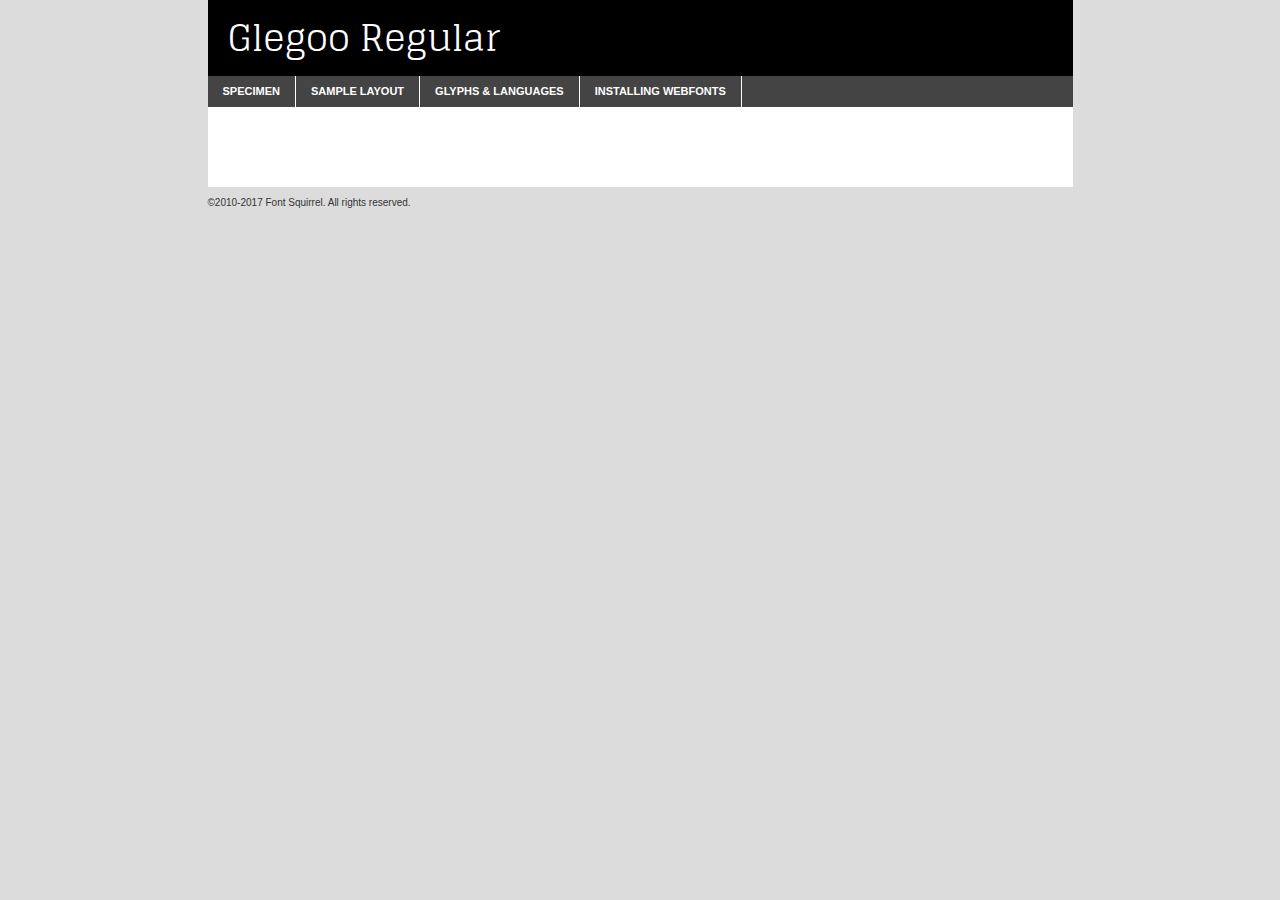
<file: fonts/glegoo-regular-demo.html>
<!DOCTYPE html PUBLIC "-//W3C//DTD XHTML 1.0 Transitional//EN"
        "http://www.w3.org/TR/xhtml1/DTD/xhtml1-transitional.dtd">

<html xmlns="http://www.w3.org/1999/xhtml" xml:lang="en" lang="en">
<head>
    <meta http-equiv="Content-Type" content="text/html; charset=utf-8"/>
    <script src="http://ajax.googleapis.com/ajax/libs/jquery/1.7.2/jquery.min.js" type="text/javascript" charset="utf-8"></script>
    <script type="text/javascript">
		(function($) {
			$.fn.easyTabs = function(option) {
				var param = jQuery.extend({ fadeSpeed: 'fast', defaultContent: 1, activeClass: 'active' }, option);
				$(this).each(function() {
					var thisId = '#' + this.id;
					if ( param.defaultContent == '' )
					{
						param.defaultContent = 1;
					}
					if ( typeof param.defaultContent == 'number' )
					{
						var defaultTab = $(thisId + ' .tabs li:eq(' + (param.defaultContent - 1) + ') a').attr('href').substr(1);
					}
					else
					{
						var defaultTab = param.defaultContent;
					}
					$(thisId + ' .tabs li a').each(function() {
						var tabToHide = $(this).attr('href').substr(1);
						$('#' + tabToHide).addClass('easytabs-tab-content');
					});
					hideAll();
					changeContent(defaultTab);

					function hideAll() {$(thisId + ' .easytabs-tab-content').hide();}

					function changeContent(tabId)
					{
						hideAll();
						$(thisId + ' .tabs li').removeClass(param.activeClass);
						$(thisId + ' .tabs li a[href=#' + tabId + ']').closest('li').addClass(param.activeClass);
						if ( param.fadeSpeed != 'none' )
						{
							$(thisId + ' #' + tabId).fadeIn(param.fadeSpeed);
						}
						else
						{
							$(thisId + ' #' + tabId).show();
						}
					}

					$(thisId + ' .tabs li').click(function() {
						var tabId = $(this).find('a').attr('href').substr(1);
						changeContent(tabId);
						return false;
					});
				});
			}
		})(jQuery);
    </script>
    <link rel="stylesheet" href="specimen_files/specimen_stylesheet.css" type="text/css" charset="utf-8"/>
    <link rel="stylesheet" href="stylesheet.css" type="text/css" charset="utf-8"/>

    <style type="text/css">
        		body {
			font-family: 'glegooregular';
        		}

            </style>

    <title>Glegoo Regular Specimen</title>


    <script type="text/javascript" charset="utf-8">
		$(document).ready(function() {
			$('#container').easyTabs({ defaultContent: 1 });
		});
    </script>
</head>

<body>
<div id="container">
    <div id="header">
		Glegoo Regular    </div>
    <ul class="tabs">
        <li><a href="#specimen">Specimen</a></li>
        <li><a href="#layout">Sample Layout</a></li>
		        <li><a href="#glyphs">Glyphs &amp; Languages</a></li>
        <li><a href="#installing">Installing Webfonts</a></li>

    </ul>

    <div id="main_content">


        <div id="specimen">

            <div class="section">
                <div class="grid12 firstcol">
                    <div class="huge">AaBb</div>
                </div>
            </div>

            <div class="section">
                <div class="glyph_range">A&#x200B;B&#x200b;C&#x200b;D&#x200b;E&#x200b;F&#x200b;G&#x200b;H&#x200b;I&#x200b;J&#x200b;K&#x200b;L&#x200b;M&#x200b;N&#x200b;O&#x200b;P&#x200b;Q&#x200b;R&#x200b;S&#x200b;T&#x200b;U&#x200b;V&#x200b;W&#x200b;X&#x200b;Y&#x200b;Z&#x200b;a&#x200b;b&#x200b;c&#x200b;d&#x200b;e&#x200b;f&#x200b;g&#x200b;h&#x200b;i&#x200b;j&#x200b;k&#x200b;l&#x200b;m&#x200b;n&#x200b;o&#x200b;p&#x200b;q&#x200b;r&#x200b;s&#x200b;t&#x200b;u&#x200b;v&#x200b;w&#x200b;x&#x200b;y&#x200b;z&#x200b;1&#x200b;2&#x200b;3&#x200b;4&#x200b;5&#x200b;6&#x200b;7&#x200b;8&#x200b;9&#x200b;0&#x200b;&amp;&#x200b;.&#x200b;,&#x200b;?&#x200b;!&#x200b;&#64;&#x200b;(&#x200b;)&#x200b;#&#x200b;$&#x200b;%&#x200b;*&#x200b;+&#x200b;-&#x200b;=&#x200b;:&#x200b;;</div>
            </div>
            <div class="section">
                <div class="grid12 firstcol">
                    <table class="sample_table">
                        <tr>
                            <td>10</td>
                            <td class="size10">abcdefghijklmnopqrstuvwxyzABCDEFGHIJKLMNOPQRSTUVWXYZ0123456789abcdefghijklmnopqrstuvwxyzABCDEFGHIJKLMNOPQRSTUVWXYZ0123456789abcdefghijklmnopqrstuvwxyzABCDEFGHIJKLMNOPQRSTUVWXYZ</td>
                        </tr>
                        <tr>
                            <td>11</td>
                            <td class="size11">abcdefghijklmnopqrstuvwxyzABCDEFGHIJKLMNOPQRSTUVWXYZ0123456789abcdefghijklmnopqrstuvwxyzABCDEFGHIJKLMNOPQRSTUVWXYZ0123456789abcdefghijklmnopqrstuvwxyzABCDEFGHIJKLMNOPQRSTUVWXYZ</td>
                        </tr>
                        <tr>
                            <td>12</td>
                            <td class="size12">abcdefghijklmnopqrstuvwxyzABCDEFGHIJKLMNOPQRSTUVWXYZ0123456789abcdefghijklmnopqrstuvwxyzABCDEFGHIJKLMNOPQRSTUVWXYZ0123456789abcdefghijklmnopqrstuvwxyzABCDEFGHIJKLMNOPQRSTUVWXYZ</td>
                        </tr>
                        <tr>
                            <td>13</td>
                            <td class="size13">abcdefghijklmnopqrstuvwxyzABCDEFGHIJKLMNOPQRSTUVWXYZ0123456789abcdefghijklmnopqrstuvwxyzABCDEFGHIJKLMNOPQRSTUVWXYZ0123456789abcdefghijklmnopqrstuvwxyzABCDEFGHIJKLMNOPQRSTUVWXYZ</td>
                        </tr>
                        <tr>
                            <td>14</td>
                            <td class="size14">abcdefghijklmnopqrstuvwxyzABCDEFGHIJKLMNOPQRSTUVWXYZ0123456789abcdefghijklmnopqrstuvwxyzABCDEFGHIJKLMNOPQRSTUVWXYZ0123456789abcdefghijklmnopqrstuvwxyzABCDEFGHIJKLMNOPQRSTUVWXYZ</td>
                        </tr>
                        <tr>
                            <td>16</td>
                            <td class="size16">abcdefghijklmnopqrstuvwxyzABCDEFGHIJKLMNOPQRSTUVWXYZ0123456789abcdefghijklmnopqrstuvwxyzABCDEFGHIJKLMNOPQRSTUVWXYZ</td>
                        </tr>
                        <tr>
                            <td>18</td>
                            <td class="size18">abcdefghijklmnopqrstuvwxyzABCDEFGHIJKLMNOPQRSTUVWXYZ0123456789abcdefghijklmnopqrstuvwxyzABCDEFGHIJKLMNOPQRSTUVWXYZ</td>
                        </tr>
                        <tr>
                            <td>20</td>
                            <td class="size20">abcdefghijklmnopqrstuvwxyzABCDEFGHIJKLMNOPQRSTUVWXYZ0123456789abcdefghijklmnopqrstuvwxyzABCDEFGHIJKLMNOPQRSTUVWXYZ</td>
                        </tr>
                        <tr>
                            <td>24</td>
                            <td class="size24">abcdefghijklmnopqrstuvwxyzABCDEFGHIJKLMNOPQRSTUVWXYZ0123456789abcdefghijklmnopqrstuvwxyzABCDEFGHIJKLMNOPQRSTUVWXYZ</td>
                        </tr>
                        <tr>
                            <td>30</td>
                            <td class="size30">abcdefghijklmnopqrstuvwxyzABCDEFGHIJKLMNOPQRSTUVWXYZ0123456789abcdefghijklmnopqrstuvwxyzABCDEFGHIJKLMNOPQRSTUVWXYZ</td>
                        </tr>
                        <tr>
                            <td>36</td>
                            <td class="size36">abcdefghijklmnopqrstuvwxyzABCDEFGHIJKLMNOPQRSTUVWXYZ0123456789abcdefghijklmnopqrstuvwxyzABCDEFGHIJKLMNOPQRSTUVWXYZ</td>
                        </tr>
                        <tr>
                            <td>48</td>
                            <td class="size48">abcdefghijklmnopqrstuvwxyzABCDEFGHIJKLMNOPQRSTUVWXYZ0123456789abcdefghijklmnopqrstuvwxyzABCDEFGHIJKLMNOPQRSTUVWXYZ</td>
                        </tr>
                        <tr>
                            <td>60</td>
                            <td class="size60">abcdefghijklmnopqrstuvwxyzABCDEFGHIJKLMNOPQRSTUVWXYZ0123456789abcdefghijklmnopqrstuvwxyzABCDEFGHIJKLMNOPQRSTUVWXYZ</td>
                        </tr>
                        <tr>
                            <td>72</td>
                            <td class="size72">abcdefghijklmnopqrstuvwxyzABCDEFGHIJKLMNOPQRSTUVWXYZ0123456789abcdefghijklmnopqrstuvwxyzABCDEFGHIJKLMNOPQRSTUVWXYZ</td>
                        </tr>
                        <tr>
                            <td>90</td>
                            <td class="size90">abcdefghijklmnopqrstuvwxyzABCDEFGHIJKLMNOPQRSTUVWXYZ0123456789abcdefghijklmnopqrstuvwxyzABCDEFGHIJKLMNOPQRSTUVWXYZ</td>
                        </tr>
                    </table>

                </div>

            </div>


            <div class="section" id="bodycomparison">


                <div id="xheight">
                    <div class="fontbody">&#x25FC;&#x25FC;&#x25FC;&#x25FC;&#x25FC;&#x25FC;&#x25FC;&#x25FC;&#x25FC;&#x25FC;&#x25FC;&#x25FC;&#x25FC;&#x25FC;&#x25FC;&#x25FC;&#x25FC;&#x25FC;&#x25FC;&#x25FC;&#x25FC;&#x25FC;&#x25FC;&#x25FC;&#x25FC;&#x25FC;&#x25FC;&#x25FC;&#x25FC;&#x25FC;&#x25FC;&#x25FC;&#x25FC;&#x25FC;&#x25FC;&#x25FC;&#x25FC;&#x25FC;&#x25FC;&#x25FC;&#x25FC;&#x25FC;&#x25FC;&#x25FC;&#x25FC;&#x25FC;&#x25FC;&#x25FC;&#x25FC;&#x25FC;&#x25FC;&#x25FC;&#x25FC;&#x25FC;&#x25FC;&#x25FC;&#x25FC;&#x25FC;&#x25FC;&#x25FC;&#x25FC;&#x25FC;&#x25FC;&#x25FC;&#x25FC;&#x25FC;&#x25FC;&#x25FC;&#x25FC;&#x25FC;&#x25FC;&#x25FC;&#x25FC;&#x25FC;&#x25FC;&#x25FC;&#x25FC;&#x25FC;&#x25FC;&#x25FC;&#x25FC;&#x25FC;&#x25FC;&#x25FC;&#x25FC;&#x25FC;&#x25FC;&#x25FC;&#x25FC;&#x25FC;&#x25FC;&#x25FC;&#x25FC;&#x25FC;&#x25FC;&#x25FC;&#x25FC;&#x25FC;&#x25FC;body</div>
                    <div class="arialbody">body</div>
                    <div class="verdanabody">body</div>
                    <div class="georgiabody">body</div>
                </div>
                <div class="fontbody" style="z-index:1">
                    body<span>Glegoo Regular</span>
                </div>
                <div class="arialbody" style="z-index:1">
                    body<span>Arial</span>
                </div>
                <div class="verdanabody" style="z-index:1">
                    body<span>Verdana</span>
                </div>
                <div class="georgiabody" style="z-index:1">
                    body<span>Georgia</span>
                </div>


            </div>


            <div class="section psample psample_row1" id="">

                <div class="grid2 firstcol">
                    <p class="size10"><span>10.</span>Aenean lacinia bibendum nulla sed consectetur. Fusce dapibus, tellus ac cursus commodo, tortor mauris condimentum nibh, ut fermentum massa justo sit amet risus. Nullam id dolor id nibh ultricies vehicula ut id elit. Cum sociis natoque penatibus et magnis dis parturient montes, nascetur ridiculus mus. Nulla vitae elit libero, a pharetra augue.</p>

                </div>
                <div class="grid3">
                    <p class="size11"><span>11.</span>Aenean lacinia bibendum nulla sed consectetur. Fusce dapibus, tellus ac cursus commodo, tortor mauris condimentum nibh, ut fermentum massa justo sit amet risus. Nullam id dolor id nibh ultricies vehicula ut id elit. Cum sociis natoque penatibus et magnis dis parturient montes, nascetur ridiculus mus. Nulla vitae elit libero, a pharetra augue.</p>

                </div>
                <div class="grid3">
                    <p class="size12"><span>12.</span>Aenean lacinia bibendum nulla sed consectetur. Fusce dapibus, tellus ac cursus commodo, tortor mauris condimentum nibh, ut fermentum massa justo sit amet risus. Nullam id dolor id nibh ultricies vehicula ut id elit. Cum sociis natoque penatibus et magnis dis parturient montes, nascetur ridiculus mus. Nulla vitae elit libero, a pharetra augue.</p>

                </div>
                <div class="grid4">
                    <p class="size13"><span>13.</span>Aenean lacinia bibendum nulla sed consectetur. Fusce dapibus, tellus ac cursus commodo, tortor mauris condimentum nibh, ut fermentum massa justo sit amet risus. Nullam id dolor id nibh ultricies vehicula ut id elit. Cum sociis natoque penatibus et magnis dis parturient montes, nascetur ridiculus mus. Nulla vitae elit libero, a pharetra augue.</p>

                </div>
                <div class="white_blend"></div>

            </div>
            <div class="section psample psample_row2" id="">
                <div class="grid3 firstcol">
                    <p class="size14"><span>14.</span>Aenean lacinia bibendum nulla sed consectetur. Fusce dapibus, tellus ac cursus commodo, tortor mauris condimentum nibh, ut fermentum massa justo sit amet risus. Nullam id dolor id nibh ultricies vehicula ut id elit. Cum sociis natoque penatibus et magnis dis parturient montes, nascetur ridiculus mus. Nulla vitae elit libero, a pharetra augue.</p>

                </div>
                <div class="grid4">
                    <p class="size16"><span>16.</span>Aenean lacinia bibendum nulla sed consectetur. Fusce dapibus, tellus ac cursus commodo, tortor mauris condimentum nibh, ut fermentum massa justo sit amet risus. Nullam id dolor id nibh ultricies vehicula ut id elit. Cum sociis natoque penatibus et magnis dis parturient montes, nascetur ridiculus mus. Nulla vitae elit libero, a pharetra augue.</p>

                </div>
                <div class="grid5">
                    <p class="size18"><span>18.</span>Aenean lacinia bibendum nulla sed consectetur. Fusce dapibus, tellus ac cursus commodo, tortor mauris condimentum nibh, ut fermentum massa justo sit amet risus. Nullam id dolor id nibh ultricies vehicula ut id elit. Cum sociis natoque penatibus et magnis dis parturient montes, nascetur ridiculus mus. Nulla vitae elit libero, a pharetra augue.</p>

                </div>

                <div class="white_blend"></div>

            </div>

            <div class="section psample psample_row3" id="">
                <div class="grid5 firstcol">
                    <p class="size20"><span>20.</span>Aenean lacinia bibendum nulla sed consectetur. Fusce dapibus, tellus ac cursus commodo, tortor mauris condimentum nibh, ut fermentum massa justo sit amet risus. Nullam id dolor id nibh ultricies vehicula ut id elit. Cum sociis natoque penatibus et magnis dis parturient montes, nascetur ridiculus mus. Nulla vitae elit libero, a pharetra augue.</p>
                </div>
                <div class="grid7">
                    <p class="size24"><span>24.</span>Aenean lacinia bibendum nulla sed consectetur. Fusce dapibus, tellus ac cursus commodo, tortor mauris condimentum nibh, ut fermentum massa justo sit amet risus. Nullam id dolor id nibh ultricies vehicula ut id elit. Cum sociis natoque penatibus et magnis dis parturient montes, nascetur ridiculus mus. Nulla vitae elit libero, a pharetra augue.</p>
                </div>

                <div class="white_blend"></div>

            </div>

            <div class="section psample psample_row4" id="">
                <div class="grid12 firstcol">
                    <p class="size30"><span>30.</span>Aenean lacinia bibendum nulla sed consectetur. Fusce dapibus, tellus ac cursus commodo, tortor mauris condimentum nibh, ut fermentum massa justo sit amet risus. Nullam id dolor id nibh ultricies vehicula ut id elit. Cum sociis natoque penatibus et magnis dis parturient montes, nascetur ridiculus mus. Nulla vitae elit libero, a pharetra augue.</p>
                </div>
                <div class="white_blend"></div>

            </div>


            <div class="section psample psample_row1 fullreverse">
                <div class="grid2 firstcol">
                    <p class="size10"><span>10.</span>Aenean lacinia bibendum nulla sed consectetur. Fusce dapibus, tellus ac cursus commodo, tortor mauris condimentum nibh, ut fermentum massa justo sit amet risus. Nullam id dolor id nibh ultricies vehicula ut id elit. Cum sociis natoque penatibus et magnis dis parturient montes, nascetur ridiculus mus. Nulla vitae elit libero, a pharetra augue.</p>

                </div>
                <div class="grid3">
                    <p class="size11"><span>11.</span>Aenean lacinia bibendum nulla sed consectetur. Fusce dapibus, tellus ac cursus commodo, tortor mauris condimentum nibh, ut fermentum massa justo sit amet risus. Nullam id dolor id nibh ultricies vehicula ut id elit. Cum sociis natoque penatibus et magnis dis parturient montes, nascetur ridiculus mus. Nulla vitae elit libero, a pharetra augue.</p>

                </div>
                <div class="grid3">
                    <p class="size12"><span>12.</span>Aenean lacinia bibendum nulla sed consectetur. Fusce dapibus, tellus ac cursus commodo, tortor mauris condimentum nibh, ut fermentum massa justo sit amet risus. Nullam id dolor id nibh ultricies vehicula ut id elit. Cum sociis natoque penatibus et magnis dis parturient montes, nascetur ridiculus mus. Nulla vitae elit libero, a pharetra augue.</p>

                </div>
                <div class="grid4">
                    <p class="size13"><span>13.</span>Aenean lacinia bibendum nulla sed consectetur. Fusce dapibus, tellus ac cursus commodo, tortor mauris condimentum nibh, ut fermentum massa justo sit amet risus. Nullam id dolor id nibh ultricies vehicula ut id elit. Cum sociis natoque penatibus et magnis dis parturient montes, nascetur ridiculus mus. Nulla vitae elit libero, a pharetra augue.</p>

                </div>
                <div class="black_blend"></div>

            </div>

            <div class="section psample psample_row2 fullreverse">
                <div class="grid3 firstcol">
                    <p class="size14"><span>14.</span>Aenean lacinia bibendum nulla sed consectetur. Fusce dapibus, tellus ac cursus commodo, tortor mauris condimentum nibh, ut fermentum massa justo sit amet risus. Nullam id dolor id nibh ultricies vehicula ut id elit. Cum sociis natoque penatibus et magnis dis parturient montes, nascetur ridiculus mus. Nulla vitae elit libero, a pharetra augue.</p>

                </div>
                <div class="grid4">
                    <p class="size16"><span>16.</span>Aenean lacinia bibendum nulla sed consectetur. Fusce dapibus, tellus ac cursus commodo, tortor mauris condimentum nibh, ut fermentum massa justo sit amet risus. Nullam id dolor id nibh ultricies vehicula ut id elit. Cum sociis natoque penatibus et magnis dis parturient montes, nascetur ridiculus mus. Nulla vitae elit libero, a pharetra augue.</p>

                </div>
                <div class="grid5">
                    <p class="size18"><span>18.</span>Aenean lacinia bibendum nulla sed consectetur. Fusce dapibus, tellus ac cursus commodo, tortor mauris condimentum nibh, ut fermentum massa justo sit amet risus. Nullam id dolor id nibh ultricies vehicula ut id elit. Cum sociis natoque penatibus et magnis dis parturient montes, nascetur ridiculus mus. Nulla vitae elit libero, a pharetra augue.</p>

                </div>
                <div class="black_blend"></div>

            </div>

            <div class="section psample fullreverse psample_row3" id="">
                <div class="grid5 firstcol">
                    <p class="size20"><span>20.</span>Aenean lacinia bibendum nulla sed consectetur. Fusce dapibus, tellus ac cursus commodo, tortor mauris condimentum nibh, ut fermentum massa justo sit amet risus. Nullam id dolor id nibh ultricies vehicula ut id elit. Cum sociis natoque penatibus et magnis dis parturient montes, nascetur ridiculus mus. Nulla vitae elit libero, a pharetra augue.</p>
                </div>
                <div class="grid7">
                    <p class="size24"><span>24.</span>Aenean lacinia bibendum nulla sed consectetur. Fusce dapibus, tellus ac cursus commodo, tortor mauris condimentum nibh, ut fermentum massa justo sit amet risus. Nullam id dolor id nibh ultricies vehicula ut id elit. Cum sociis natoque penatibus et magnis dis parturient montes, nascetur ridiculus mus. Nulla vitae elit libero, a pharetra augue.</p>
                </div>

                <div class="black_blend"></div>

            </div>

            <div class="section psample fullreverse psample_row4" id="" style="border-bottom: 20px #000 solid;">
                <div class="grid12 firstcol">
                    <p class="size30"><span>30.</span>Aenean lacinia bibendum nulla sed consectetur. Fusce dapibus, tellus ac cursus commodo, tortor mauris condimentum nibh, ut fermentum massa justo sit amet risus. Nullam id dolor id nibh ultricies vehicula ut id elit. Cum sociis natoque penatibus et magnis dis parturient montes, nascetur ridiculus mus. Nulla vitae elit libero, a pharetra augue.</p>
                </div>
                <div class="black_blend"></div>

            </div>


        </div>

        <div id="layout">

            <div class="section">

                <div class="grid12 firstcol">
                    <h1>Lorem Ipsum Dolor</h1>
                    <h2>Etiam porta sem malesuada magna mollis euismod</h2>

                    <p class="byline">By <a href="#link">Aenean Lacinia</a></p>
                </div>
            </div>
            <div class="section">
                <div class="grid8 firstcol">
                    <p class="large">Donec sed odio dui. Morbi leo risus, porta ac consectetur ac, vestibulum at eros. Fusce dapibus, tellus ac cursus commodo, tortor mauris condimentum nibh, ut fermentum massa justo sit amet risus. </p>


                    <h3>Pellentesque ornare sem</h3>

                    <p>Maecenas sed diam eget risus varius blandit sit amet non magna. Maecenas faucibus mollis interdum. Donec ullamcorper nulla non metus auctor fringilla. Nullam id dolor id nibh ultricies vehicula ut id elit. Nullam id dolor id nibh ultricies vehicula ut id elit. </p>

                    <p>Aenean eu leo quam. Pellentesque ornare sem lacinia quam venenatis vestibulum. Lorem ipsum dolor sit amet, consectetur adipiscing elit. Cum sociis natoque penatibus et magnis dis parturient montes, nascetur ridiculus mus. </p>

                    <p>Nulla vitae elit libero, a pharetra augue. Praesent commodo cursus magna, vel scelerisque nisl consectetur et. Aenean lacinia bibendum nulla sed consectetur. </p>

                    <p>Nullam quis risus eget urna mollis ornare vel eu leo. Nullam quis risus eget urna mollis ornare vel eu leo. Maecenas sed diam eget risus varius blandit sit amet non magna. Donec ullamcorper nulla non metus auctor fringilla. </p>

                    <h3>Cras mattis consectetur</h3>

                    <p>Aenean eu leo quam. Pellentesque ornare sem lacinia quam venenatis vestibulum. Aenean lacinia bibendum nulla sed consectetur. Integer posuere erat a ante venenatis dapibus posuere velit aliquet. Cras mattis consectetur purus sit amet fermentum. </p>

                    <p>Nullam id dolor id nibh ultricies vehicula ut id elit. Nullam quis risus eget urna mollis ornare vel eu leo. Cras mattis consectetur purus sit amet fermentum.</p>
                </div>

                <div class="grid4 sidebar">

                    <div class="box reverse">
                        <p class="last">Nullam quis risus eget urna mollis ornare vel eu leo. Donec ullamcorper nulla non metus auctor fringilla. Cras mattis consectetur purus sit amet fermentum. Sed posuere consectetur est at lobortis. Lorem ipsum dolor sit amet, consectetur adipiscing elit. </p>
                    </div>

                    <p class="caption">Maecenas sed diam eget risus varius.</p>

                    <p>Vestibulum id ligula porta felis euismod semper. Integer posuere erat a ante venenatis dapibus posuere velit aliquet. Vestibulum id ligula porta felis euismod semper. Sed posuere consectetur est at lobortis. Maecenas sed diam eget risus varius blandit sit amet non magna. Fusce dapibus, tellus ac cursus commodo, tortor mauris condimentum nibh, ut fermentum massa justo sit amet risus. </p>


                    <p>Duis mollis, est non commodo luctus, nisi erat porttitor ligula, eget lacinia odio sem nec elit. Aenean lacinia bibendum nulla sed consectetur. Vivamus sagittis lacus vel augue laoreet rutrum faucibus dolor auctor. Aenean lacinia bibendum nulla sed consectetur. Nullam quis risus eget urna mollis ornare vel eu leo. </p>

                    <p>Praesent commodo cursus magna, vel scelerisque nisl consectetur et. Donec ullamcorper nulla non metus auctor fringilla. Maecenas faucibus mollis interdum. Fusce dapibus, tellus ac cursus commodo, tortor mauris condimentum nibh, ut fermentum massa justo sit amet risus. </p>

                </div>
            </div>

        </div>


		

        <div id="glyphs">
            <div class="section">
                <div class="grid12 firstcol">

                    <h1>Language Support</h1>
                    <p>The subset of Glegoo Regular in this kit supports the following languages:<br/>

						Albanian, Basque, Breton, Chamorro, Danish, Dutch, English, Faroese, Finnish, French, Frisian, Galician, German, Icelandic, Italian, Malagasy, Norwegian, Portuguese, Spanish, Alsatian, Aragonese, Arapaho, Arrernte, Asturian, Aymara, Bislama, Cebuano, Corsican, Fijian, French_creole, Genoese, Gilbertese, Greenlandic, Haitian_creole, Hiligaynon, Hmong, Hopi, Ibanag, Iloko_ilokano, Indonesian, Interglossa_glosa, Interlingua, Irish_gaelic, Jerriais, Lojban, Lombard, Luxembourgeois, Manx, Mohawk, Norfolk_pitcairnese, Occitan, Oromo, Pangasinan, Papiamento, Piedmontese, Potawatomi, Rhaeto-romance, Romansh, Rotokas, Sami_lule, Samoan, Sardinian, Scots_gaelic, Seychelles_creole, Shona, Sicilian, Somali, Southern_ndebele, Swahili, Swati_swazi, Tagalog_filipino_pilipino, Tetum, Tok_pisin, Uyghur_latinized, Volapuk, Walloon, Warlpiri, Xhosa, Yapese, Zulu, Latinbasic, Ubasic, Demo                    </p>
                    <h1>Glyph Chart</h1>
                    <p>The subset of Glegoo Regular in this kit includes all the glyphs listed below. Unicode entities are included above each glyph to help you insert individual characters into your layout.</p>
                    <div id="glyph_chart">

																				                                <div><p>&amp;#12;</p>&#12;</div>
																				                                <div><p>&amp;#32;</p>&#32;</div>
																				                                <div><p>&amp;#33;</p>&#33;</div>
																				                                <div><p>&amp;#34;</p>&#34;</div>
																				                                <div><p>&amp;#35;</p>&#35;</div>
																				                                <div><p>&amp;#36;</p>&#36;</div>
																				                                <div><p>&amp;#37;</p>&#37;</div>
																				                                <div><p>&amp;#38;</p>&#38;</div>
																				                                <div><p>&amp;#39;</p>&#39;</div>
																				                                <div><p>&amp;#40;</p>&#40;</div>
																				                                <div><p>&amp;#41;</p>&#41;</div>
																				                                <div><p>&amp;#42;</p>&#42;</div>
																				                                <div><p>&amp;#43;</p>&#43;</div>
																				                                <div><p>&amp;#44;</p>&#44;</div>
																				                                <div><p>&amp;#45;</p>&#45;</div>
																				                                <div><p>&amp;#46;</p>&#46;</div>
																				                                <div><p>&amp;#47;</p>&#47;</div>
																				                                <div><p>&amp;#48;</p>&#48;</div>
																				                                <div><p>&amp;#49;</p>&#49;</div>
																				                                <div><p>&amp;#50;</p>&#50;</div>
																				                                <div><p>&amp;#51;</p>&#51;</div>
																				                                <div><p>&amp;#52;</p>&#52;</div>
																				                                <div><p>&amp;#53;</p>&#53;</div>
																				                                <div><p>&amp;#54;</p>&#54;</div>
																				                                <div><p>&amp;#55;</p>&#55;</div>
																				                                <div><p>&amp;#56;</p>&#56;</div>
																				                                <div><p>&amp;#57;</p>&#57;</div>
																				                                <div><p>&amp;#58;</p>&#58;</div>
																				                                <div><p>&amp;#59;</p>&#59;</div>
																				                                <div><p>&amp;#60;</p>&#60;</div>
																				                                <div><p>&amp;#61;</p>&#61;</div>
																				                                <div><p>&amp;#62;</p>&#62;</div>
																				                                <div><p>&amp;#63;</p>&#63;</div>
																				                                <div><p>&amp;#64;</p>&#64;</div>
																				                                <div><p>&amp;#65;</p>&#65;</div>
																				                                <div><p>&amp;#66;</p>&#66;</div>
																				                                <div><p>&amp;#67;</p>&#67;</div>
																				                                <div><p>&amp;#68;</p>&#68;</div>
																				                                <div><p>&amp;#69;</p>&#69;</div>
																				                                <div><p>&amp;#70;</p>&#70;</div>
																				                                <div><p>&amp;#71;</p>&#71;</div>
																				                                <div><p>&amp;#72;</p>&#72;</div>
																				                                <div><p>&amp;#73;</p>&#73;</div>
																				                                <div><p>&amp;#74;</p>&#74;</div>
																				                                <div><p>&amp;#75;</p>&#75;</div>
																				                                <div><p>&amp;#76;</p>&#76;</div>
																				                                <div><p>&amp;#77;</p>&#77;</div>
																				                                <div><p>&amp;#78;</p>&#78;</div>
																				                                <div><p>&amp;#79;</p>&#79;</div>
																				                                <div><p>&amp;#80;</p>&#80;</div>
																				                                <div><p>&amp;#81;</p>&#81;</div>
																				                                <div><p>&amp;#82;</p>&#82;</div>
																				                                <div><p>&amp;#83;</p>&#83;</div>
																				                                <div><p>&amp;#84;</p>&#84;</div>
																				                                <div><p>&amp;#85;</p>&#85;</div>
																				                                <div><p>&amp;#86;</p>&#86;</div>
																				                                <div><p>&amp;#87;</p>&#87;</div>
																				                                <div><p>&amp;#88;</p>&#88;</div>
																				                                <div><p>&amp;#89;</p>&#89;</div>
																				                                <div><p>&amp;#90;</p>&#90;</div>
																				                                <div><p>&amp;#91;</p>&#91;</div>
																				                                <div><p>&amp;#92;</p>&#92;</div>
																				                                <div><p>&amp;#93;</p>&#93;</div>
																				                                <div><p>&amp;#94;</p>&#94;</div>
																				                                <div><p>&amp;#95;</p>&#95;</div>
																				                                <div><p>&amp;#96;</p>&#96;</div>
																				                                <div><p>&amp;#97;</p>&#97;</div>
																				                                <div><p>&amp;#98;</p>&#98;</div>
																				                                <div><p>&amp;#99;</p>&#99;</div>
																				                                <div><p>&amp;#100;</p>&#100;</div>
																				                                <div><p>&amp;#101;</p>&#101;</div>
																				                                <div><p>&amp;#102;</p>&#102;</div>
																				                                <div><p>&amp;#103;</p>&#103;</div>
																				                                <div><p>&amp;#104;</p>&#104;</div>
																				                                <div><p>&amp;#105;</p>&#105;</div>
																				                                <div><p>&amp;#106;</p>&#106;</div>
																				                                <div><p>&amp;#107;</p>&#107;</div>
																				                                <div><p>&amp;#108;</p>&#108;</div>
																				                                <div><p>&amp;#109;</p>&#109;</div>
																				                                <div><p>&amp;#110;</p>&#110;</div>
																				                                <div><p>&amp;#111;</p>&#111;</div>
																				                                <div><p>&amp;#112;</p>&#112;</div>
																				                                <div><p>&amp;#113;</p>&#113;</div>
																				                                <div><p>&amp;#114;</p>&#114;</div>
																				                                <div><p>&amp;#115;</p>&#115;</div>
																				                                <div><p>&amp;#116;</p>&#116;</div>
																				                                <div><p>&amp;#117;</p>&#117;</div>
																				                                <div><p>&amp;#118;</p>&#118;</div>
																				                                <div><p>&amp;#119;</p>&#119;</div>
																				                                <div><p>&amp;#120;</p>&#120;</div>
																				                                <div><p>&amp;#121;</p>&#121;</div>
																				                                <div><p>&amp;#122;</p>&#122;</div>
																				                                <div><p>&amp;#123;</p>&#123;</div>
																				                                <div><p>&amp;#124;</p>&#124;</div>
																				                                <div><p>&amp;#125;</p>&#125;</div>
																				                                <div><p>&amp;#126;</p>&#126;</div>
																				                                <div><p>&amp;#160;</p>&#160;</div>
																				                                <div><p>&amp;#161;</p>&#161;</div>
																				                                <div><p>&amp;#162;</p>&#162;</div>
																				                                <div><p>&amp;#163;</p>&#163;</div>
																				                                <div><p>&amp;#164;</p>&#164;</div>
																				                                <div><p>&amp;#165;</p>&#165;</div>
																				                                <div><p>&amp;#166;</p>&#166;</div>
																				                                <div><p>&amp;#167;</p>&#167;</div>
																				                                <div><p>&amp;#168;</p>&#168;</div>
																				                                <div><p>&amp;#169;</p>&#169;</div>
																				                                <div><p>&amp;#170;</p>&#170;</div>
																				                                <div><p>&amp;#171;</p>&#171;</div>
																				                                <div><p>&amp;#172;</p>&#172;</div>
																				                                <div><p>&amp;#173;</p>&#173;</div>
																				                                <div><p>&amp;#174;</p>&#174;</div>
																				                                <div><p>&amp;#175;</p>&#175;</div>
																				                                <div><p>&amp;#176;</p>&#176;</div>
																				                                <div><p>&amp;#177;</p>&#177;</div>
																				                                <div><p>&amp;#178;</p>&#178;</div>
																				                                <div><p>&amp;#179;</p>&#179;</div>
																				                                <div><p>&amp;#180;</p>&#180;</div>
																				                                <div><p>&amp;#181;</p>&#181;</div>
																				                                <div><p>&amp;#182;</p>&#182;</div>
																				                                <div><p>&amp;#183;</p>&#183;</div>
																				                                <div><p>&amp;#184;</p>&#184;</div>
																				                                <div><p>&amp;#185;</p>&#185;</div>
																				                                <div><p>&amp;#186;</p>&#186;</div>
																				                                <div><p>&amp;#187;</p>&#187;</div>
																				                                <div><p>&amp;#188;</p>&#188;</div>
																				                                <div><p>&amp;#189;</p>&#189;</div>
																				                                <div><p>&amp;#190;</p>&#190;</div>
																				                                <div><p>&amp;#191;</p>&#191;</div>
																				                                <div><p>&amp;#192;</p>&#192;</div>
																				                                <div><p>&amp;#193;</p>&#193;</div>
																				                                <div><p>&amp;#194;</p>&#194;</div>
																				                                <div><p>&amp;#195;</p>&#195;</div>
																				                                <div><p>&amp;#196;</p>&#196;</div>
																				                                <div><p>&amp;#197;</p>&#197;</div>
																				                                <div><p>&amp;#198;</p>&#198;</div>
																				                                <div><p>&amp;#199;</p>&#199;</div>
																				                                <div><p>&amp;#200;</p>&#200;</div>
																				                                <div><p>&amp;#201;</p>&#201;</div>
																				                                <div><p>&amp;#202;</p>&#202;</div>
																				                                <div><p>&amp;#203;</p>&#203;</div>
																				                                <div><p>&amp;#204;</p>&#204;</div>
																				                                <div><p>&amp;#205;</p>&#205;</div>
																				                                <div><p>&amp;#206;</p>&#206;</div>
																				                                <div><p>&amp;#207;</p>&#207;</div>
																				                                <div><p>&amp;#208;</p>&#208;</div>
																				                                <div><p>&amp;#209;</p>&#209;</div>
																				                                <div><p>&amp;#210;</p>&#210;</div>
																				                                <div><p>&amp;#211;</p>&#211;</div>
																				                                <div><p>&amp;#212;</p>&#212;</div>
																				                                <div><p>&amp;#213;</p>&#213;</div>
																				                                <div><p>&amp;#214;</p>&#214;</div>
																				                                <div><p>&amp;#215;</p>&#215;</div>
																				                                <div><p>&amp;#216;</p>&#216;</div>
																				                                <div><p>&amp;#217;</p>&#217;</div>
																				                                <div><p>&amp;#218;</p>&#218;</div>
																				                                <div><p>&amp;#219;</p>&#219;</div>
																				                                <div><p>&amp;#220;</p>&#220;</div>
																				                                <div><p>&amp;#221;</p>&#221;</div>
																				                                <div><p>&amp;#222;</p>&#222;</div>
																				                                <div><p>&amp;#223;</p>&#223;</div>
																				                                <div><p>&amp;#224;</p>&#224;</div>
																				                                <div><p>&amp;#225;</p>&#225;</div>
																				                                <div><p>&amp;#226;</p>&#226;</div>
																				                                <div><p>&amp;#227;</p>&#227;</div>
																				                                <div><p>&amp;#228;</p>&#228;</div>
																				                                <div><p>&amp;#229;</p>&#229;</div>
																				                                <div><p>&amp;#230;</p>&#230;</div>
																				                                <div><p>&amp;#231;</p>&#231;</div>
																				                                <div><p>&amp;#232;</p>&#232;</div>
																				                                <div><p>&amp;#233;</p>&#233;</div>
																				                                <div><p>&amp;#234;</p>&#234;</div>
																				                                <div><p>&amp;#235;</p>&#235;</div>
																				                                <div><p>&amp;#236;</p>&#236;</div>
																				                                <div><p>&amp;#237;</p>&#237;</div>
																				                                <div><p>&amp;#238;</p>&#238;</div>
																				                                <div><p>&amp;#239;</p>&#239;</div>
																				                                <div><p>&amp;#240;</p>&#240;</div>
																				                                <div><p>&amp;#241;</p>&#241;</div>
																				                                <div><p>&amp;#242;</p>&#242;</div>
																				                                <div><p>&amp;#243;</p>&#243;</div>
																				                                <div><p>&amp;#244;</p>&#244;</div>
																				                                <div><p>&amp;#245;</p>&#245;</div>
																				                                <div><p>&amp;#246;</p>&#246;</div>
																				                                <div><p>&amp;#247;</p>&#247;</div>
																				                                <div><p>&amp;#248;</p>&#248;</div>
																				                                <div><p>&amp;#249;</p>&#249;</div>
																				                                <div><p>&amp;#250;</p>&#250;</div>
																				                                <div><p>&amp;#251;</p>&#251;</div>
																				                                <div><p>&amp;#252;</p>&#252;</div>
																				                                <div><p>&amp;#253;</p>&#253;</div>
																				                                <div><p>&amp;#254;</p>&#254;</div>
																				                                <div><p>&amp;#255;</p>&#255;</div>
																				                                <div><p>&amp;#338;</p>&#338;</div>
																				                                <div><p>&amp;#339;</p>&#339;</div>
																				                                <div><p>&amp;#376;</p>&#376;</div>
																				                                <div><p>&amp;#710;</p>&#710;</div>
																				                                <div><p>&amp;#732;</p>&#732;</div>
																				                                <div><p>&amp;#8192;</p>&#8192;</div>
																				                                <div><p>&amp;#8193;</p>&#8193;</div>
																				                                <div><p>&amp;#8194;</p>&#8194;</div>
																				                                <div><p>&amp;#8195;</p>&#8195;</div>
																				                                <div><p>&amp;#8196;</p>&#8196;</div>
																				                                <div><p>&amp;#8197;</p>&#8197;</div>
																				                                <div><p>&amp;#8198;</p>&#8198;</div>
																				                                <div><p>&amp;#8199;</p>&#8199;</div>
																				                                <div><p>&amp;#8200;</p>&#8200;</div>
																				                                <div><p>&amp;#8201;</p>&#8201;</div>
																				                                <div><p>&amp;#8202;</p>&#8202;</div>
																				                                <div><p>&amp;#8208;</p>&#8208;</div>
																				                                <div><p>&amp;#8209;</p>&#8209;</div>
																				                                <div><p>&amp;#8210;</p>&#8210;</div>
																				                                <div><p>&amp;#8211;</p>&#8211;</div>
																				                                <div><p>&amp;#8212;</p>&#8212;</div>
																				                                <div><p>&amp;#8216;</p>&#8216;</div>
																				                                <div><p>&amp;#8217;</p>&#8217;</div>
																				                                <div><p>&amp;#8218;</p>&#8218;</div>
																				                                <div><p>&amp;#8220;</p>&#8220;</div>
																				                                <div><p>&amp;#8221;</p>&#8221;</div>
																				                                <div><p>&amp;#8222;</p>&#8222;</div>
																				                                <div><p>&amp;#8226;</p>&#8226;</div>
																				                                <div><p>&amp;#8230;</p>&#8230;</div>
																				                                <div><p>&amp;#8239;</p>&#8239;</div>
																				                                <div><p>&amp;#8249;</p>&#8249;</div>
																				                                <div><p>&amp;#8250;</p>&#8250;</div>
																				                                <div><p>&amp;#8287;</p>&#8287;</div>
																				                                <div><p>&amp;#8364;</p>&#8364;</div>
																				                                <div><p>&amp;#8482;</p>&#8482;</div>
																				                                <div><p>&amp;#9724;</p>&#9724;</div>
																				                                <div><p>&amp;#64257;</p>&#64257;</div>
																				                                <div><p>&amp;#64258;</p>&#64258;</div>
																				                                <div><p>&amp;#64259;</p>&#64259;</div>
																				                                <div><p>&amp;#64260;</p>&#64260;</div>
																																																										                    </div>
                </div>


            </div>
        </div>


        <div id="specs">

        </div>

        <div id="installing">
            <div class="section">
                <div class="grid7 firstcol">
                    <h1>Installing Webfonts</h1>

                    <p>Webfonts are supported by all major browser platforms but not all in the same way. There are currently four different font formats that must be included in order to target all browsers. This includes TTF, WOFF, EOT and SVG.</p>

                    <h2>1. Upload your webfonts</h2>
                    <p>You must upload your webfont kit to your website. They should be in or near the same directory as your CSS files.</p>

                    <h2>2. Include the webfont stylesheet</h2>
                    <p>A special CSS @font-face declaration helps the various browsers select the appropriate font it needs without causing you a bunch of headaches. Learn more about this syntax by reading the <a href="https://www.fontspring.com/blog/further-hardening-of-the-bulletproof-syntax">Fontspring blog post</a> about it. The code for it is as follows:</p>


                    <code>
                        @font-face{
                        font-family: 'MyWebFont';
                        src: url('WebFont.eot');
                        src: url('WebFont.eot?#iefix') format('embedded-opentype'),
                        url('WebFont.woff') format('woff'),
                        url('WebFont.ttf') format('truetype'),
                        url('WebFont.svg#webfont') format('svg');
                        }
                    </code>

                    <p>We've already gone ahead and generated the code for you. All you have to do is link to the stylesheet in your HTML, like this:</p>
                    <code>&lt;link rel=&quot;stylesheet&quot; href=&quot;stylesheet.css&quot; type=&quot;text/css&quot; charset=&quot;utf-8&quot; /&gt;</code>

                    <h2>3. Modify your own stylesheet</h2>
                    <p>To take advantage of your new fonts, you must tell your stylesheet to use them. Look at the original @font-face declaration above and find the property called "font-family." The name linked there will be what you use to reference the font. Prepend that webfont name to the font stack in the "font-family" property, inside the selector you want to change. For example:</p>
                    <code>p { font-family: 'WebFont', Arial, sans-serif; }</code>

                    <h2>4. Test</h2>
                    <p>Getting webfonts to work cross-browser <em>can</em> be tricky. Use the information in the sidebar to help you if you find that fonts aren't loading in a particular browser.</p>
                </div>

                <div class="grid5 sidebar">
                    <div class="box">
                        <h2>Troubleshooting<br/>Font-Face Problems</h2>
                        <p>Having trouble getting your webfonts to load in your new website? Here are some tips to sort out what might be the problem.</p>

                        <h3>Fonts not showing in any browser</h3>

                        <p>This sounds like you need to work on the plumbing. You either did not upload the fonts to the correct directory, or you did not link the fonts properly in the CSS. If you've confirmed that all this is correct and you still have a problem, take a look at your .htaccess file and see if requests are getting intercepted.</p>

                        <h3>Fonts not loading in iPhone or iPad</h3>

                        <p>The most common problem here is that you are serving the fonts from an IIS server. IIS refuses to serve files that have unknown MIME types. If that is the case, you must set the MIME type for SVG to "image/svg+xml" in the server settings. Follow these instructions from Microsoft if you need help.</p>

                        <h3>Fonts not loading in Firefox</h3>

                        <p>The primary reason for this failure? You are still using a version Firefox older than 3.5. So upgrade already! If that isn't it, then you are very likely serving fonts from a different domain. Firefox requires that all font assets be served from the same domain. Lastly it is possible that you need to add WOFF to your list of MIME types (if you are serving via IIS.)</p>

                        <h3>Fonts not loading in IE</h3>

                        <p>Are you looking at Internet Explorer on an actual Windows machine or are you cheating by using a service like Adobe BrowserLab? Many of these screenshot services do not render @font-face for IE. Best to test it on a real machine.</p>

                        <h3>Fonts not loading in IE9</h3>

                        <p>IE9, like Firefox, requires that fonts be served from the same domain as the website. Make sure that is the case.</p>
                    </div>
                </div>
            </div>

        </div>

    </div>
    <div id="footer">
        <p>&copy;2010-2017 Font Squirrel. All rights reserved.</p>
    </div>
</div>
</body>
</html>
</file>
<file: css/styles.css>
@font-face {
    font-family: 'GlegooBanner';
    src: url('../fonts/glegoo-regular-webfont.woff2') format('woff2'),
        url('../fonts/glegoo-regular-webfont.woff') format('woff'),
        url('../fonts/Glegoo-Regular.ttf') format('truetype');
    font-weight: normal;
    font-style: normal;

}


/* Universal Styles */
html {
    font-size: 16px;
    font-family: 'Arial', sans-serif;
}

body {
    background-color: #F2F2F2;
    text-align: center;
}

h1 {
    padding: 20px;
    color: white;
    font-size: 28px;
    text-align: center;
    font-family: Georgia;
    text-transform: uppercase;
    letter-spacing: 0.3em;
}

h2 {
    padding: 40px 20px 0 20px;
    font-size: 24px;
    text-align: center;
}

a {
    text-decoration: none;
}

p {
    max-width: 900px;
    margin: 0 auto;
    padding: 20px;
    text-align: justify;
}


/* Header */
.header {
    position: fixed;
    top: 0;
    width: 100%;
    padding: 20px 0;
    background-color: #fff;
    font-size: 14px;
    font-weight: 900;
}

.header li {
    display: inline-block;
    padding: 10px;
}

.header a {
    color: #4A4A4A;
}

a.home {
    color: #4D00FF;
}


/* Banner Section */
.banner {
    margin-top: 74px;
    padding: 40px 0 100px 0;
    background-color: #4D00FF;
}

.banner p {
    border-top: 1px solid #fff;
    border-bottom: 1px solid #fff;
    color: #ffffff;
    font-weight: lighter;
    word-spacing: 0.25em;
    line-height: 1.4;
    font-family: 'GlegooBanner';
    font-size: 20px;
}


/* Editorial Sections */
.editorial {
    padding-bottom: 40px;
    color: #717171;
    font-family: 'Trebuchet MS', 'Times New Roman', serif;
}

/* Font Card Sections */
.font-card {
    padding: 10px 0 40px 0;
    background-color: #ffffff;
    text-align: center;
}

.font-card .creator {
    padding: 10px 20px;
    font-size: 16px;
    font-style: italic;
}

.sample {
    display: inline-block;
    padding: 5px 40px;
}

.sample .text {
    color: #4D00FF;
    font-size: 100px;
}

.garamond {
    font-family: Garamond;
}

.helvetica {
    font-family: Helvetica;
}

.space {
    font-family: 'Space Mono', monospace;
}

.bold {
    font-weight: 900;
}

.regular {
    font-weight: normal;
}

.italic {
    font-weight: normal;
    font-style: italic;
}
</file>
<file: fonts/stylesheet.css>
/*! Generated by Font Squirrel (https://www.fontsquirrel.com) on March 25, 2023 */



@font-face {
    font-family: 'glegoobold';
    src: url('glegoo-bold-webfont.woff2') format('woff2'),
         url('glegoo-bold-webfont.woff') format('woff');
    font-weight: normal;
    font-style: normal;

}




@font-face {
    font-family: 'glegooregular';
    src: url('glegoo-regular-webfont.woff2') format('woff2'),
         url('glegoo-regular-webfont.woff') format('woff');
    font-weight: normal;
    font-style: normal;

}
</file>
<file: fonts/specimen_files/specimen_stylesheet.css>
@import url('grid_12-825-55-15.css');

/*  
	CSS Reset by Eric Meyer - Released under Public Domain
    http://meyerweb.com/eric/tools/css/reset/
*/
html, body, div, span, applet, object, iframe,
h1, h2, h3, h4, h5, h6, p, blockquote, pre,
a, abbr, acronym, address, big, cite, code,
del, dfn, em, font, img, ins, kbd, q, s, samp,
small, strike, strong, sub, sup, tt, var,
b, u, i, center, dl, dt, dd, ol, ul, li,
fieldset, form, label, legend, table,
caption, tbody, tfoot, thead, tr, th, td {
	margin:         0;
	padding:        0;
	border:         0;
	outline:        0;
	font-size:      100%;
	vertical-align: baseline;
	background:     transparent;
}

body {
	line-height: 1;
}

ol, ul {
	list-style: none;
}

blockquote, q {
	quotes: none;
}

blockquote:before, blockquote:after,
q:before, q:after {
	content: '';
	content: none;
}

:focus {
	outline: 0;
}

ins {
	text-decoration: none;
}

del {
	text-decoration: line-through;
}

table {
	border-collapse: collapse;
	border-spacing:  0;
}


body {
	color:            #000;
	background-color: #dcdcdc;
}

a {
	text-decoration: none;
	color:           #1883ba;
}

h1 {
	font-size:     32px;
	font-weight:   normal;
	font-style:    normal;
	margin-bottom: 18px;
}

h2 {
	font-size: 18px;
}

#container {
	width:  865px;
	margin: 0px auto;
}


#header {
	padding:          20px;
	font-size:        36px;
	background-color: #000;
	color:            #fff;
}

#header span {
	color: #666;
}

#main_content {
	background-color: #fff;
	padding:          60px 20px 20px;
}


#footer p {
	margin:         0;
	padding-top:    10px;
	padding-bottom: 50px;
	color:          #333;
	font:           10px Arial, sans-serif;
}

.tabs {
	width:            100%;
	height:           31px;
	background-color: #444;
}

.tabs li {
	float:            left;
	margin:           0;
	overflow:         hidden;
	background-color: #444;
}

.tabs li a {
	display:         block;
	color:           #fff;
	text-decoration: none;
	font:            bold 11px/11px 'Arial';
	text-transform:  uppercase;
	padding:         10px 15px;
	border-right:    1px solid #fff;
}

.tabs li a:hover {
	background-color: #00b3ff;

}

.tabs li.active a {
	color:            #000;
	background-color: #fff;
}


div.huge {

	font-size:      300px;
	line-height:    1em;
	padding:        0;
	letter-spacing: -.02em;
	overflow:       hidden;
}

div.glyph_range {
	font-size:   72px;
	line-height: 1.1em;
}

.size10 {
	font-size: 10px;
}

.size11 {
	font-size: 11px;
}

.size12 {
	font-size: 12px;
}

.size13 {
	font-size: 13px;
}

.size14 {
	font-size: 14px;
}

.size16 {
	font-size: 16px;
}

.size18 {
	font-size: 18px;
}

.size20 {
	font-size: 20px;
}

.size24 {
	font-size: 24px;
}

.size30 {
	font-size: 30px;
}

.size36 {
	font-size: 36px;
}

.size48 {
	font-size: 48px;
}

.size60 {
	font-size: 60px;
}

.size72 {
	font-size: 72px;
}

.size90 {
	font-size: 90px;
}


.psample_row1 {
	height: 120px;
}

.psample_row1 {
	height: 120px;
}

.psample_row2 {
	height: 160px;
}

.psample_row3 {
	height: 160px;
}

.psample_row4 {
	height: 160px;
}

.psample {
	overflow: hidden;
	position: relative;
}

.psample p {
	line-height: 1.3em;
	display:     block;
	overflow:    hidden;
	margin:      0;
}

.psample span {
	margin-right: .5em;
}

.white_blend {
	width:            100%;
	height:           61px;
	background-image: url([data-uri]);
	position:         absolute;
	bottom:           0;
}

.black_blend {
	width:            100%;
	height:           61px;
	background-image: url([data-uri]);
	position:         absolute;
	bottom:           0;
}

.fullreverse {
	background:    #000 !important;
	color:         #fff !important;
	margin-left:   -20px;
	padding-left:  20px;
	margin-right:  -20px;
	padding-right: 20px;
	padding:       20px;
	margin-bottom: 0;
}


.sample_table td {
	padding-top:    3px;
	padding-bottom: 5px;
	padding-left:   5px;
	vertical-align: middle;
	line-height:    1.2em;
}

.sample_table td:first-child {
	background-color: #eee;
	text-align:       right;
	padding-right:    5px;
	padding-left:     0;
	padding:          5px;
	font:             11px/12px 'Courier New', Courier, mono;
}

code {
	white-space:      pre;
	background-color: #eee;
	display:          block;
	padding:          10px;
	margin-bottom:    18px;
	overflow:         auto;
}


.bottom, .last {
	margin-bottom:  0 !important;
	padding-bottom: 0 !important;
}

.box {
	padding:       18px;
	margin-bottom: 18px;
	background:    #eee;
}

.reverse, .reversed {
	background: #000 !important;
	color:      #fff !important;
	border:     none !important;
}

#bodycomparison {
	position:    relative;
	overflow:    hidden;
	font-size:   72px;
	height:      90px;
	white-space: nowrap;
}

#bodycomparison div {
	font-size:   72px;
	line-height: 90px;
	display:     inline;
	margin:      0 15px 0 0;
	padding:     0;
}

#bodycomparison div span {
	font:     10px Arial;
	position: absolute;
	left:     0;
}

#xheight {
	float:       none;
	position:    absolute;
	color:       #d9f3ff;
	font-size:   72px;
	line-height: 90px;
}

.fontbody {
	position: relative;
}

.arialbody {
	font-family: Arial;
	position:    relative;
}

.verdanabody {
	font-family: Verdana;
	position:    relative;
}

.georgiabody {
	font-family: Georgia;
	position:    relative;
}

/* @group Layout page
 */

#layout h1 {
	font-size:   36px;
	line-height: 42px;
	font-weight: normal;
	font-style:  normal;
}

#layout h2 {
	font-size:   24px;
	line-height: 23px;
	font-weight: normal;
	font-style:  normal;
}

#layout h3 {
	font-size:   22px;
	line-height: 1.4em;
	margin-top:  1em;
	font-weight: normal;
	font-style:  normal;
}


#layout p.byline {
	font-size:     12px;
	margin-top:    18px;
	line-height:   12px;
	margin-bottom: 0;
}

#layout p {
	font-size:     14px;
	line-height:   21px;
	margin-bottom: .5em;
}

#layout p.large {
	font-size:   18px;
	line-height: 26px;
}

#layout .sidebar p {
	font-size:   12px;
	line-height: 1.4em;
}

#layout p.caption {
	font-size:     10px;
	margin-top:    -16px;
	margin-bottom: 18px;
}

/* @end */

/* @group Glyphs */

#glyph_chart div {
	background-color: #d9f3ff;
	color:            black;
	float:            left;
	font-size:        36px;
	height:           1.2em;
	line-height:      1.2em;
	margin-bottom:    1px;
	margin-right:     1px;
	text-align:       center;
	width:            1.2em;
	position:         relative;
	padding:          .6em .2em .2em;
}

#glyph_chart div p {
	position:         absolute;
	left:             0;
	top:              0;
	display:          block;
	text-align:       center;
	font:             bold 9px Arial, sans-serif;
	background-color: #3a768f;
	width:            100%;
	color:            #fff;
	padding:          2px 0;
}


#glyphs h1 {
	font-family: Arial, sans-serif;
}

/* @end */

/* @group Installing */

#installing {
	font: 13px Arial, sans-serif;
}

#installing p,
#glyphs p {
	line-height:   1.2em;
	margin-bottom: 18px;
	font:          13px Arial, sans-serif;
}


#installing h3 {
	font-size:  15px;
	margin-top: 18px;
}

/* @end */

#rendering h1 {
	font-family: Arial, sans-serif;
}

.render_table td {
	font:           11px 'Courier New', Courier, mono;
	vertical-align: middle;
}
</file>
